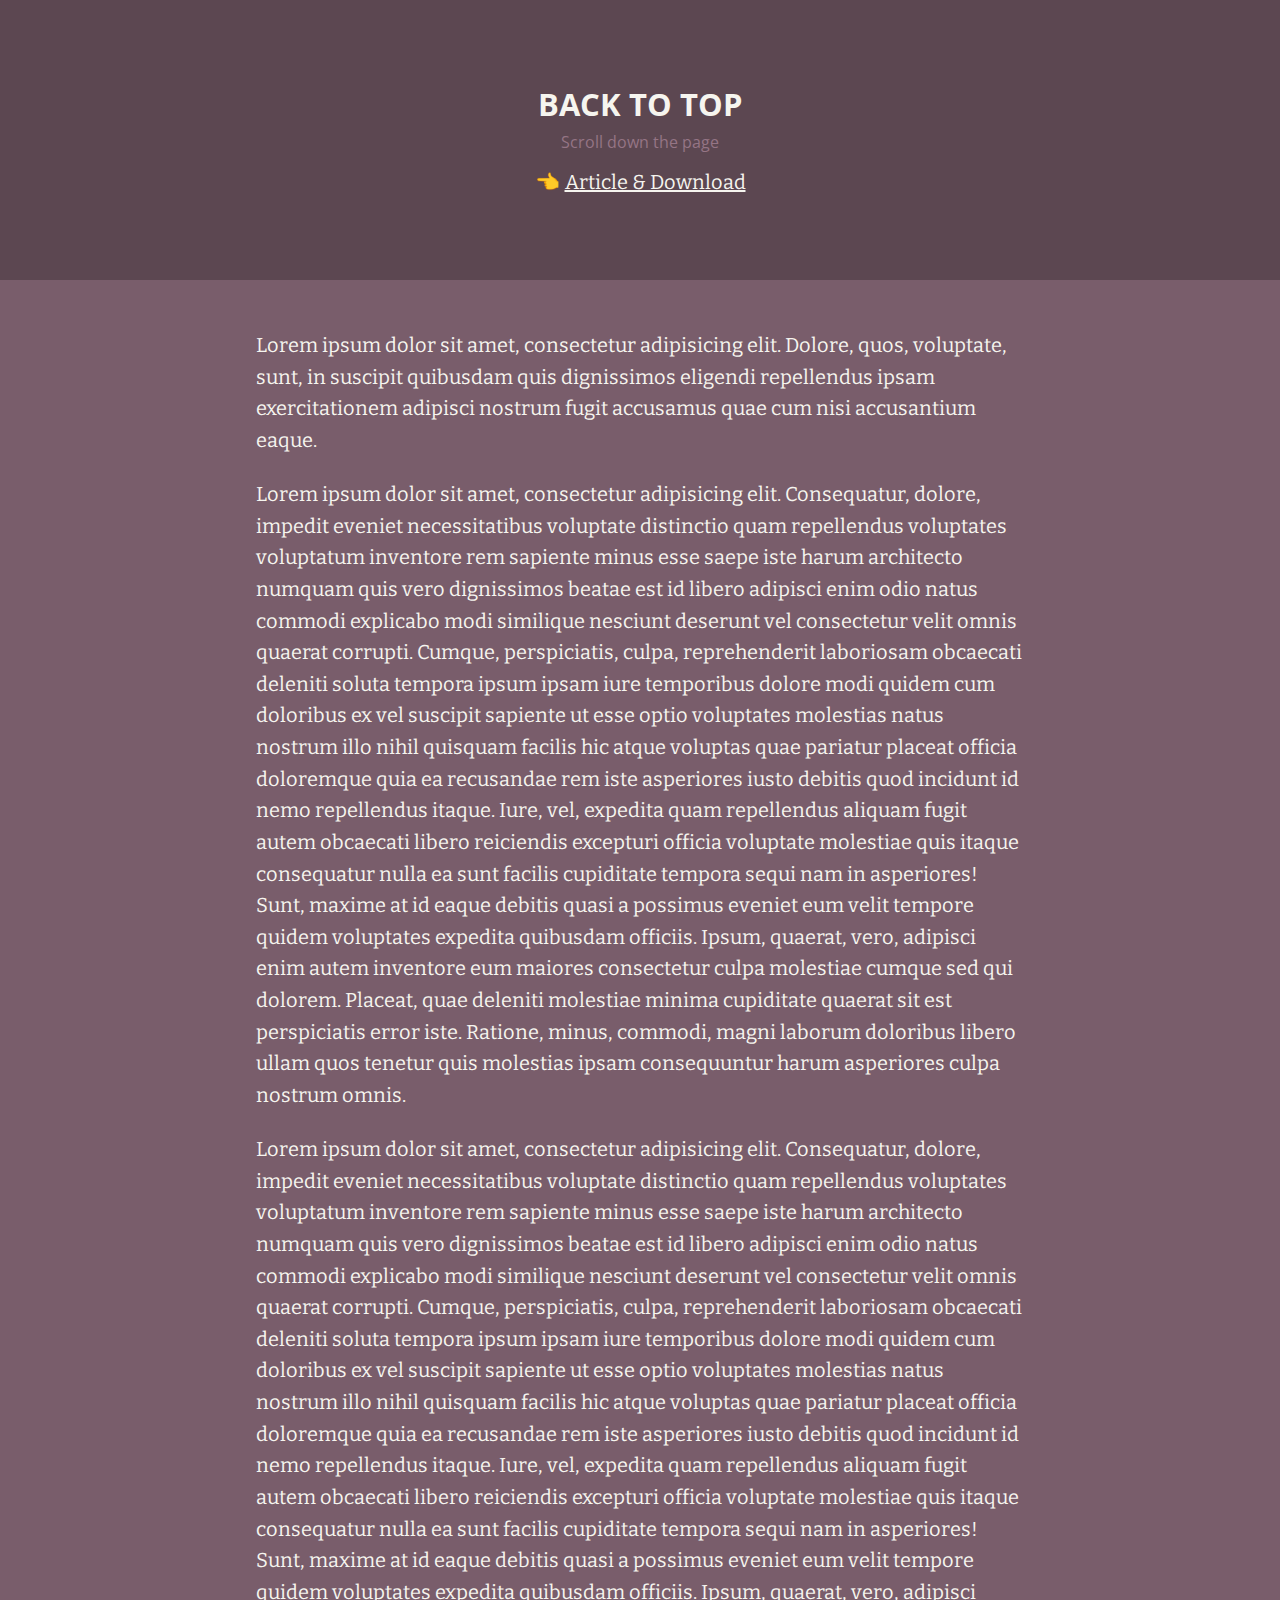
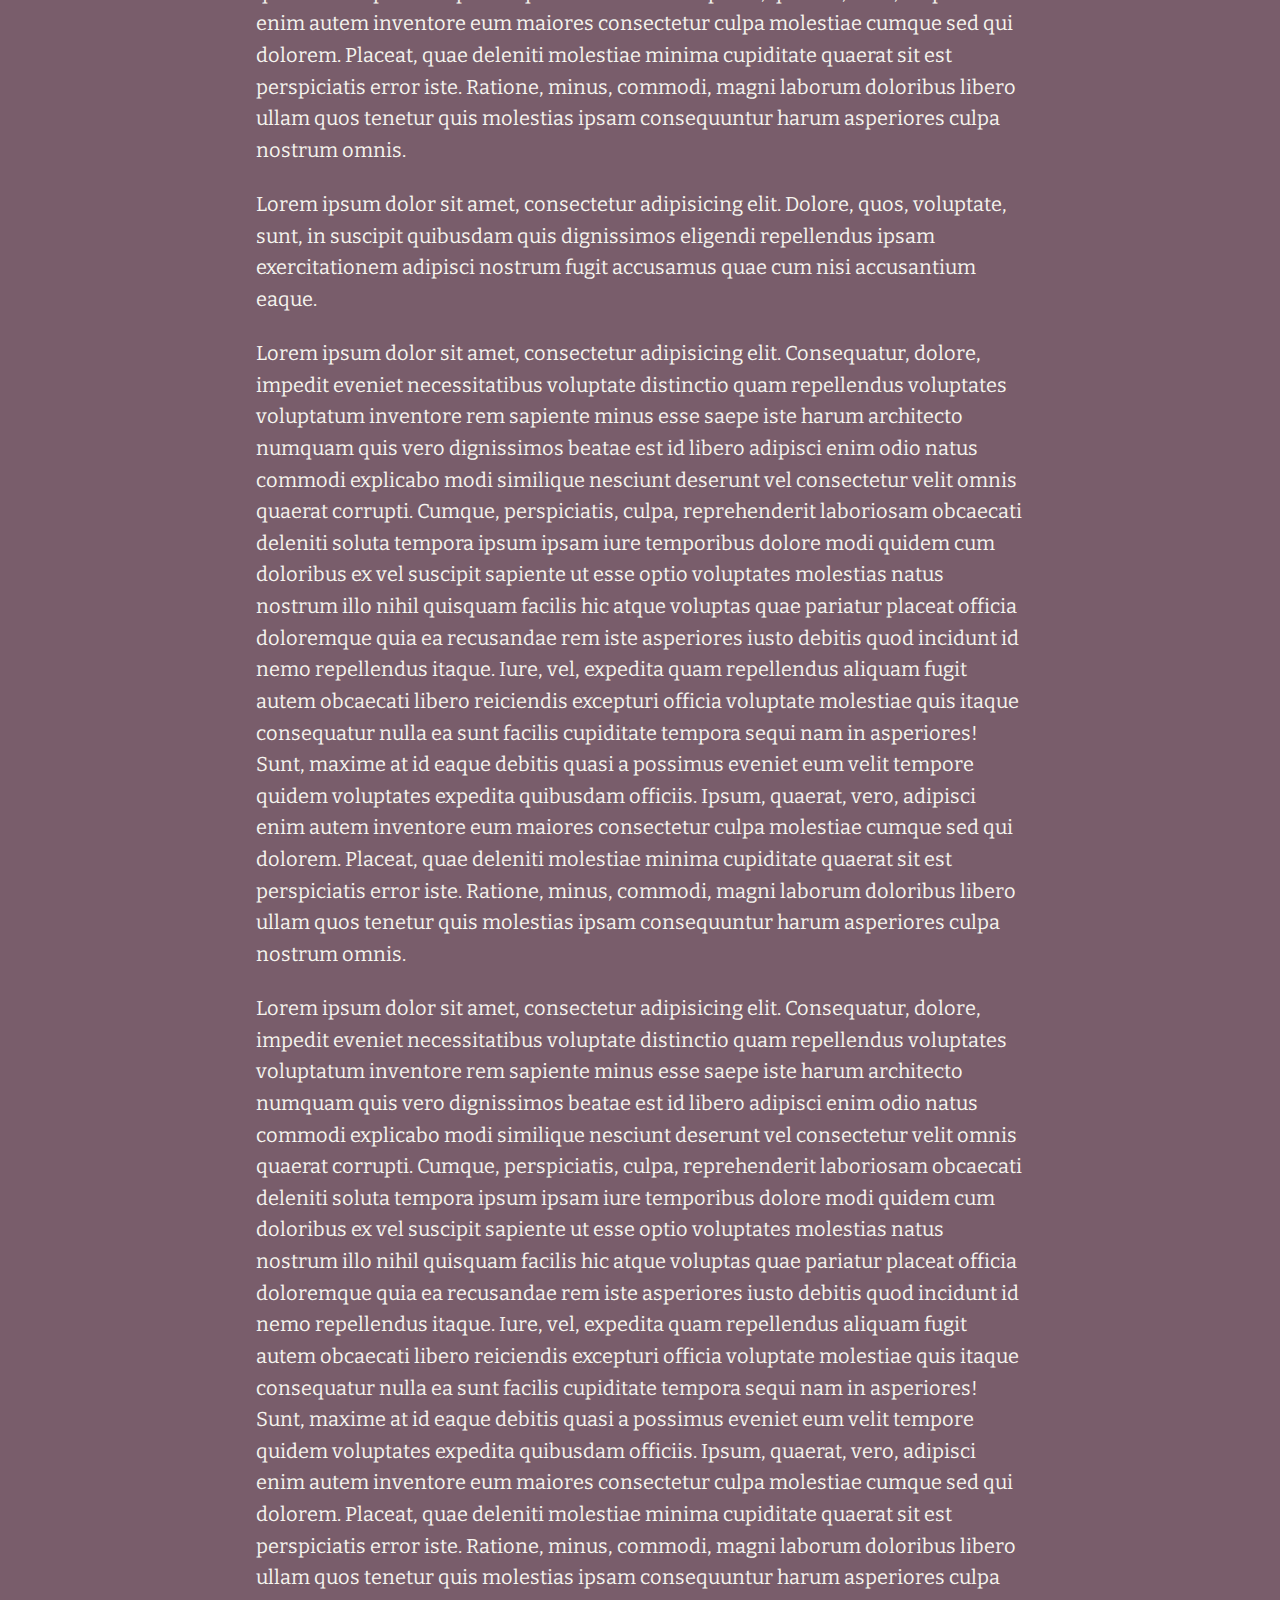
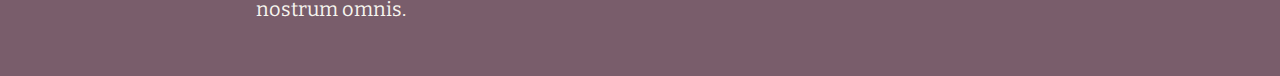
<file: js/back-to-top-master/index.html>
<!doctype html>
<html lang="en">
<head>
  <meta charset="UTF-8">
  <meta name="viewport" content="width=device-width, initial-scale=1">
  <script>document.getElementsByTagName("html")[0].className += " js";</script>
  <link rel="stylesheet" href="assets/css/style.css">
  <title>Back To Top | CodyHouse</title>
</head>
<body>
	<header class="cd-main-header text-center flex flex-column flex-center">
    <h1 class="text-lg">Back to top</h1>
    <p class="text-sm margin-top-xxs margin-bottom-sm">Scroll down the page</p>
    <p class="cd-article-link">👈 <a class="color-inherit" href="https://codyhouse.co/gem/back-to-top">Article &amp; Download</a></p>
  </header>

	<main class="cd-main-content container max-width-sm margin-top-lg margin-bottom-lg">
    <article class="article text-component">
      <p>
        Lorem ipsum dolor sit amet, consectetur adipisicing elit. Dolore, quos, voluptate, sunt, in suscipit quibusdam quis dignissimos eligendi repellendus ipsam exercitationem adipisci nostrum fugit accusamus quae cum nisi accusantium eaque.
      </p>
  
      <p>
        Lorem ipsum dolor sit amet, consectetur adipisicing elit. Consequatur, dolore, impedit eveniet necessitatibus voluptate distinctio quam repellendus voluptates voluptatum inventore rem sapiente minus esse saepe iste harum architecto numquam quis vero dignissimos beatae est id libero adipisci enim odio natus commodi explicabo modi similique nesciunt deserunt vel consectetur velit omnis quaerat corrupti. Cumque, perspiciatis, culpa, reprehenderit laboriosam obcaecati deleniti soluta tempora ipsum ipsam iure temporibus dolore modi quidem cum doloribus ex vel suscipit sapiente ut esse optio voluptates molestias natus nostrum illo nihil quisquam facilis hic atque voluptas quae pariatur placeat officia doloremque quia ea recusandae rem iste asperiores iusto debitis quod incidunt id nemo repellendus itaque. Iure, vel, expedita quam repellendus aliquam fugit autem obcaecati libero reiciendis excepturi officia voluptate molestiae quis itaque consequatur nulla ea sunt facilis cupiditate tempora sequi nam in asperiores! Sunt, maxime at id eaque debitis quasi a possimus eveniet eum velit tempore quidem voluptates expedita quibusdam officiis. Ipsum, quaerat, vero, adipisci enim autem inventore eum maiores consectetur culpa molestiae cumque sed qui dolorem. Placeat, quae deleniti molestiae minima cupiditate quaerat sit est perspiciatis error iste. Ratione, minus, commodi, magni laborum doloribus libero ullam quos tenetur quis molestias ipsam consequuntur harum asperiores culpa nostrum omnis.
      </p>
  
      <p>
        Lorem ipsum dolor sit amet, consectetur adipisicing elit. Consequatur, dolore, impedit eveniet necessitatibus voluptate distinctio quam repellendus voluptates voluptatum inventore rem sapiente minus esse saepe iste harum architecto numquam quis vero dignissimos beatae est id libero adipisci enim odio natus commodi explicabo modi similique nesciunt deserunt vel consectetur velit omnis quaerat corrupti. Cumque, perspiciatis, culpa, reprehenderit laboriosam obcaecati deleniti soluta tempora ipsum ipsam iure temporibus dolore modi quidem cum doloribus ex vel suscipit sapiente ut esse optio voluptates molestias natus nostrum illo nihil quisquam facilis hic atque voluptas quae pariatur placeat officia doloremque quia ea recusandae rem iste asperiores iusto debitis quod incidunt id nemo repellendus itaque. Iure, vel, expedita quam repellendus aliquam fugit autem obcaecati libero reiciendis excepturi officia voluptate molestiae quis itaque consequatur nulla ea sunt facilis cupiditate tempora sequi nam in asperiores! Sunt, maxime at id eaque debitis quasi a possimus eveniet eum velit tempore quidem voluptates expedita quibusdam officiis. Ipsum, quaerat, vero, adipisci enim autem inventore eum maiores consectetur culpa molestiae cumque sed qui dolorem. Placeat, quae deleniti molestiae minima cupiditate quaerat sit est perspiciatis error iste. Ratione, minus, commodi, magni laborum doloribus libero ullam quos tenetur quis molestias ipsam consequuntur harum asperiores culpa nostrum omnis.
      </p>
  
      <p>
        Lorem ipsum dolor sit amet, consectetur adipisicing elit. Dolore, quos, voluptate, sunt, in suscipit quibusdam quis dignissimos eligendi repellendus ipsam exercitationem adipisci nostrum fugit accusamus quae cum nisi accusantium eaque.
      </p>
  
      <p>
        Lorem ipsum dolor sit amet, consectetur adipisicing elit. Consequatur, dolore, impedit eveniet necessitatibus voluptate distinctio quam repellendus voluptates voluptatum inventore rem sapiente minus esse saepe iste harum architecto numquam quis vero dignissimos beatae est id libero adipisci enim odio natus commodi explicabo modi similique nesciunt deserunt vel consectetur velit omnis quaerat corrupti. Cumque, perspiciatis, culpa, reprehenderit laboriosam obcaecati deleniti soluta tempora ipsum ipsam iure temporibus dolore modi quidem cum doloribus ex vel suscipit sapiente ut esse optio voluptates molestias natus nostrum illo nihil quisquam facilis hic atque voluptas quae pariatur placeat officia doloremque quia ea recusandae rem iste asperiores iusto debitis quod incidunt id nemo repellendus itaque. Iure, vel, expedita quam repellendus aliquam fugit autem obcaecati libero reiciendis excepturi officia voluptate molestiae quis itaque consequatur nulla ea sunt facilis cupiditate tempora sequi nam in asperiores! Sunt, maxime at id eaque debitis quasi a possimus eveniet eum velit tempore quidem voluptates expedita quibusdam officiis. Ipsum, quaerat, vero, adipisci enim autem inventore eum maiores consectetur culpa molestiae cumque sed qui dolorem. Placeat, quae deleniti molestiae minima cupiditate quaerat sit est perspiciatis error iste. Ratione, minus, commodi, magni laborum doloribus libero ullam quos tenetur quis molestias ipsam consequuntur harum asperiores culpa nostrum omnis.
      </p>
  
      <p>
        Lorem ipsum dolor sit amet, consectetur adipisicing elit. Consequatur, dolore, impedit eveniet necessitatibus voluptate distinctio quam repellendus voluptates voluptatum inventore rem sapiente minus esse saepe iste harum architecto numquam quis vero dignissimos beatae est id libero adipisci enim odio natus commodi explicabo modi similique nesciunt deserunt vel consectetur velit omnis quaerat corrupti. Cumque, perspiciatis, culpa, reprehenderit laboriosam obcaecati deleniti soluta tempora ipsum ipsam iure temporibus dolore modi quidem cum doloribus ex vel suscipit sapiente ut esse optio voluptates molestias natus nostrum illo nihil quisquam facilis hic atque voluptas quae pariatur placeat officia doloremque quia ea recusandae rem iste asperiores iusto debitis quod incidunt id nemo repellendus itaque. Iure, vel, expedita quam repellendus aliquam fugit autem obcaecati libero reiciendis excepturi officia voluptate molestiae quis itaque consequatur nulla ea sunt facilis cupiditate tempora sequi nam in asperiores! Sunt, maxime at id eaque debitis quasi a possimus eveniet eum velit tempore quidem voluptates expedita quibusdam officiis. Ipsum, quaerat, vero, adipisci enim autem inventore eum maiores consectetur culpa molestiae cumque sed qui dolorem. Placeat, quae deleniti molestiae minima cupiditate quaerat sit est perspiciatis error iste. Ratione, minus, commodi, magni laborum doloribus libero ullam quos tenetur quis molestias ipsam consequuntur harum asperiores culpa nostrum omnis.
      </p>
    </article>
	</main>
	
	<a href="#" class="cd-top text-replace js-cd-top">Top</a>
	<script src="assets/js/util.js"></script> <!-- util functions included in the CodyHouse framework -->
  <script src="assets/js/main.js"></script>
</body>
</html>
</file>
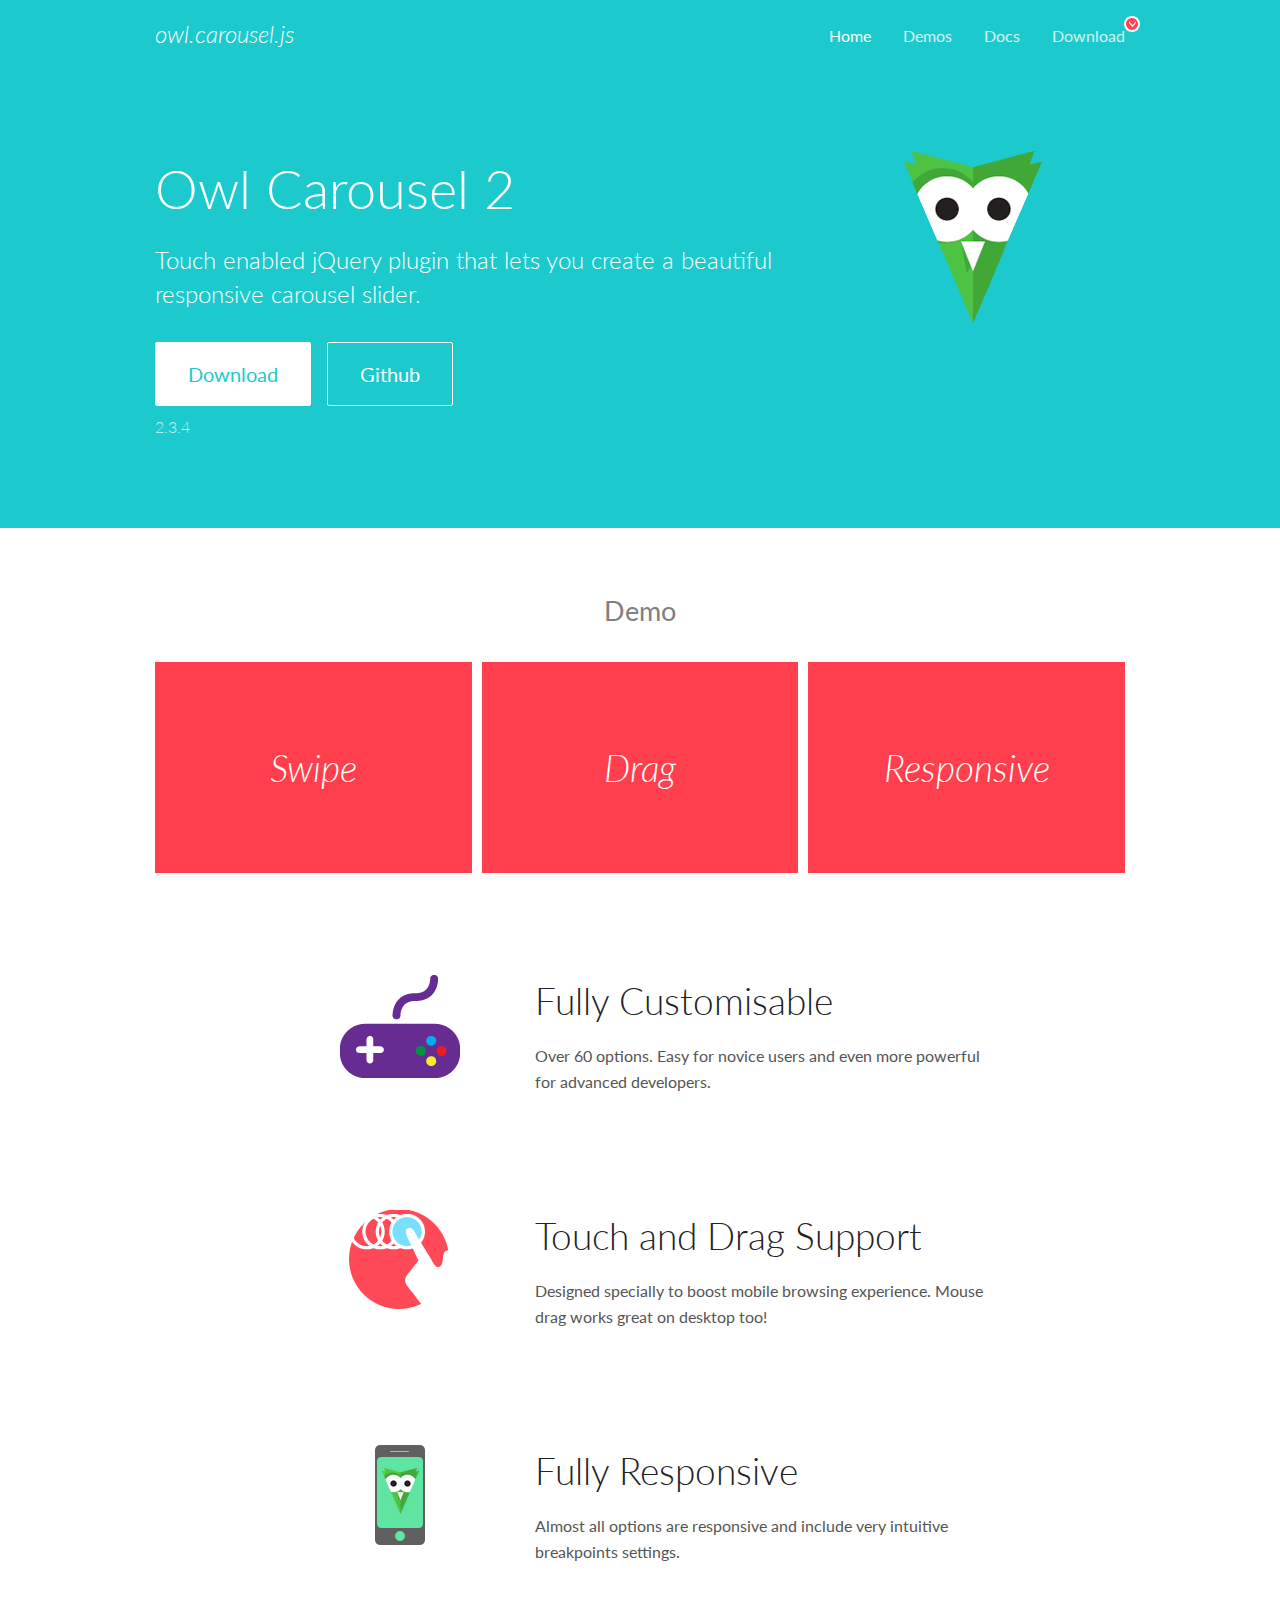
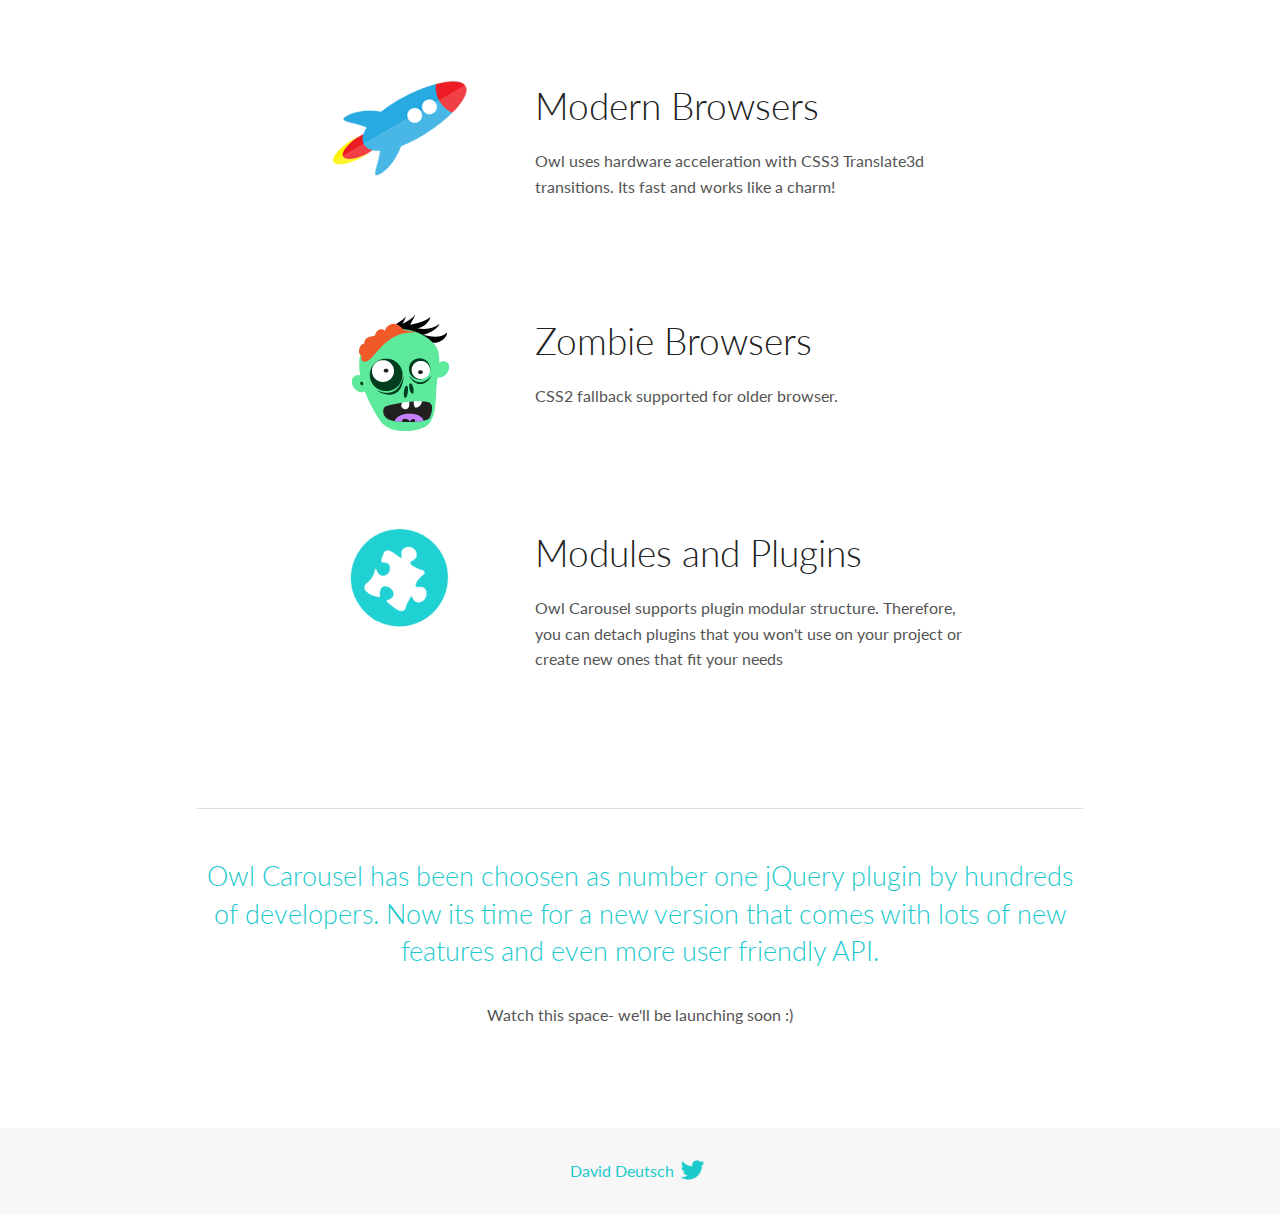
<file: js/OwlCarousel/docs/index.html>
<!DOCTYPE html>
<html lang="en">
  <head>

    <!-- head -->
    <meta charset="utf-8">
    <meta name="msapplication-tap-highlight" content="no" />
    <meta name="viewport" content="width=device-width, initial-scale=1.0" />
    <meta name="description" content="Touch enabled jQuery plugin that lets you create beautiful responsive carousel slider.">
    <meta name="author" content="David Deutsch">
    <title>
      Home | Owl Carousel | 2.3.4
    </title>

    <!-- Stylesheets -->
    <link href='https://fonts.googleapis.com/css?family=Lato:300,400,700,400italic,300italic' rel='stylesheet' type='text/css'>
    <link rel="stylesheet" href="assets/css/docs.theme.min.css">

    <!-- Owl Stylesheets -->
    <link rel="stylesheet" href="assets/owlcarousel/assets/owl.carousel.min.css">
    <link rel="stylesheet" href="assets/owlcarousel/assets/owl.theme.default.min.css">

    <!-- HTML5 shim and Respond.js IE8 support of HTML5 elements and media queries -->

    <!--[if lt IE 9]>
      <script src="https://oss.maxcdn.com/libs/html5shiv/3.7.0/html5shiv.js"></script>
      <script src="https://oss.maxcdn.com/libs/respond.js/1.3.0/respond.min.js"></script>
    <![endif]-->

    <!-- Favicons -->
    <link rel="apple-touch-icon-precomposed" sizes="144x144" href="assets/ico/apple-touch-icon-144-precomposed.png">
    <link rel="shortcut icon" href="assets/ico/favicon.png">
    <link rel="shortcut icon" href="favicon.ico">

    <!-- Yeah i know js should not be in header. Its required for demos.-->

    <!-- javascript -->
    <script src="assets/vendors/jquery.min.js"></script>
    <script src="assets/owlcarousel/owl.carousel.js"></script>
  </head>
  <body>

    <!-- header -->
    <header class="header">
      <div class="row">
        <div class="large-12 columns">
          <div class="brand left">
            <h3>
              <a href="/OwlCarousel2/">owl.carousel.js</a> 
            </h3>
          </div>
          <a id="toggle-nav" class="right">
            <span></span> <span></span> <span></span> 
          </a> 
          <div class="nav-bar">
            <ul class="clearfix">
              <li class="active">
                <a href="/OwlCarousel2/index.html">Home</a> 
              </li>
              <li> <a href="/OwlCarousel2/demos/demos.html">Demos</a>  </li>
              <li> <a href="/OwlCarousel2/docs/started-welcome.html">Docs</a>  </li>
              <li>
                <a href="https://github.com/OwlCarousel2/OwlCarousel2/archive/2.3.4.zip">Download</a> 
                <span class="download"></span> 
              </li>
            </ul>
          </div>
        </div>
      </div>
    </header>

    <!-- home panel -->
    <section id="hero">
      <div class="row">
        <div class="large-8 medium-8 columns">
          <h1>Owl Carousel 2</h1>
          <h4>Touch enabled jQuery plugin that lets you create a beautiful responsive carousel slider.</h4>
          <a href="https://github.com/OwlCarousel2/OwlCarousel2/archive/2.3.4.zip" class="hero-button">Download</a> 
          <a href="https://github.com/OwlCarousel2/OwlCarousel2" class="hero-button outline">Github</a> 
          <p>2.3.4</p>
        </div>
        <div class="large-4 medium-4 columns">
          <img class="owl-logo" src="assets/img/owl-logo.png" alt="mr. Owl">
        </div>
      </div>
    </section>

    <!-- body -->
    <div class="home-demo">
      <div class="row">
        <div class="large-12 columns">
          <h3>Demo</h3>
          <div class="owl-carousel">
            <div class="item">
              <h2>Swipe</h2>
            </div>
            <div class="item">
              <h2>Drag</h2>
            </div>
            <div class="item">
              <h2>Responsive</h2>
            </div>
            <div class="item">
              <h2>CSS3</h2>
            </div>
            <div class="item">
              <h2>Fast</h2>
            </div>
            <div class="item">
              <h2>Easy</h2>
            </div>
            <div class="item">
              <h2>Free</h2>
            </div>
            <div class="item">
              <h2>Upgradable</h2>
            </div>
            <div class="item">
              <h2>Tons of options</h2>
            </div>
            <div class="item">
              <h2>Infinity</h2>
            </div>
            <div class="item">
              <h2>Auto Width</h2>
            </div>
          </div>
        </div>
      </div>
    </div>
    <script>
      var owl = $('.owl-carousel');
      owl.owlCarousel({
        margin: 10,
        loop: true,
        responsive: {
          0: {
            items: 1
          },
          600: {
            items: 2
          },
          1000: {
            items: 3
          }
        }
      })
    </script>

    <!-- features -->
    <div id="features">
      <div class="row">
        <div class="small-12 medium-9 small-centered columns">
          <section class="row feature">
            <div class="medium-4 small-12 columns">
              <img src="assets/img/feature-options.png" alt="">
            </div>
            <div class="medium-8 small-12 columns">
              <h2>Fully Customisable</h2>
              <p>Over 60 options. Easy for novice users and even more powerful for advanced developers.</p>
            </div>
          </section>
          <section class="row feature">
            <div class="medium-4 small-12 columns">
              <img src="assets/img/feature-drag.png" alt="">
            </div>
            <div class="medium-8 small-12 columns">
              <h2>Touch and Drag Support</h2>
              <p>Designed specially to boost mobile browsing experience. Mouse drag works great on desktop too!</p>
            </div>
          </section>
          <section class="row feature">
            <div class="medium-4 small-12 columns">
              <img src="assets/img/feature-responsive.png" alt="">
            </div>
            <div class="medium-8 small-12 columns">
              <h2>Fully Responsive</h2>
              <p>Almost all options are responsive and include very intuitive breakpoints settings.</p>
            </div>
          </section>
          <section class="row feature">
            <div class="medium-4 small-12 columns">
              <img src="assets/img/feature-modern.png" alt="">
            </div>
            <div class="medium-8 small-12 columns">
              <h2>Modern Browsers</h2>
              <p>Owl uses hardware acceleration with CSS3 Translate3d transitions. Its fast and works like a charm! </p>
            </div>
          </section>
          <section class="row feature">
            <div class="medium-4 small-12 columns">
              <img src="assets/img/feature-zombie.png" alt="">
            </div>
            <div class="medium-8 small-12 columns">
              <h2>Zombie Browsers</h2>
              <p>CSS2 fallback supported for older browser.</p>
            </div>
          </section>
          <section class="row feature">
            <div class="medium-4 small-12 columns">
              <img src="assets/img/feature-module.png" alt="">
            </div>
            <div class="medium-8 small-12 columns">
              <h2>Modules and Plugins</h2>
              <p>Owl Carousel supports plugin modular structure. Therefore, you can detach plugins that you won&#x27;t use on your project or create new ones that fit your needs</p>
            </div>
          </section>
        </div>
      </div>
    </div>

    <!-- footer -->
    <section id="teaser-text">
      <div class="row">
        <div class="small-12 medium-11 small-centered columns">
          <hr>
          <h3 id="owl-carousel-has-been-choosen-as-number-one-jquery-plugin-by-hundreds-of-developers-now-its-time-for-a-new-version-that-comes-with-lots-of-new-features-and-even-more-user-friendly-api-">Owl Carousel has been choosen as number one jQuery plugin by hundreds of developers. Now its time for a new version that comes with lots of new features and even more user friendly API.</h3>
          <p>Watch this space- we&#39;ll be launching soon :)</p>
        </div>
      </div>
    </section>

    <!-- footer -->
    <footer class="footer">
      <div class="row">
        <div class="large-12 columns">
          <h5>
            <a href="/OwlCarousel2/docs/support-contact.html">David Deutsch</a> 
            <a id="custom-tweet-button" href="https://twitter.com/share?url=https://github.com/OwlCarousel2/OwlCarousel2&text=Owl Carousel - This is so awesome! " target="_blank"></a> 
          </h5>
        </div>
      </div>
    </footer>

    <!-- vendors -->
    <script src="assets/vendors/highlight.js"></script>
    <script src="assets/js/app.js"></script>
  </body>
</html>
</file>
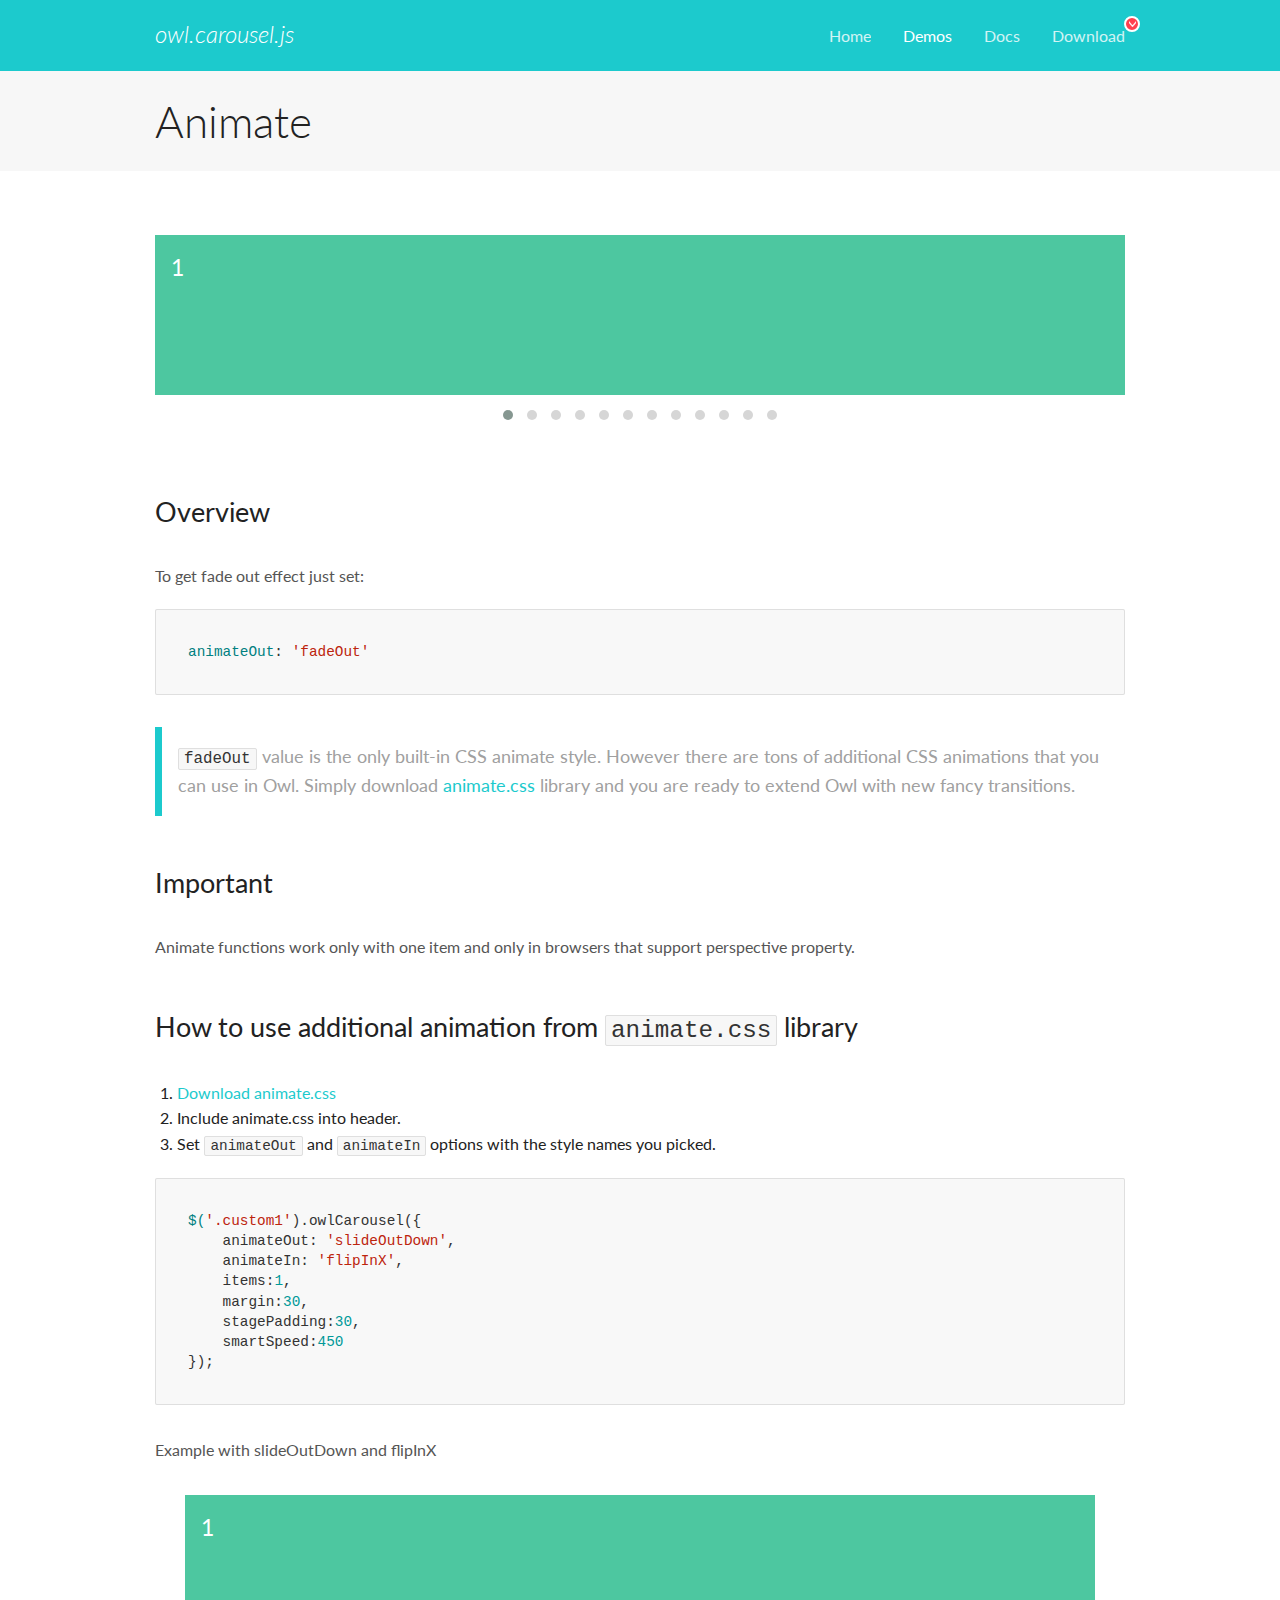
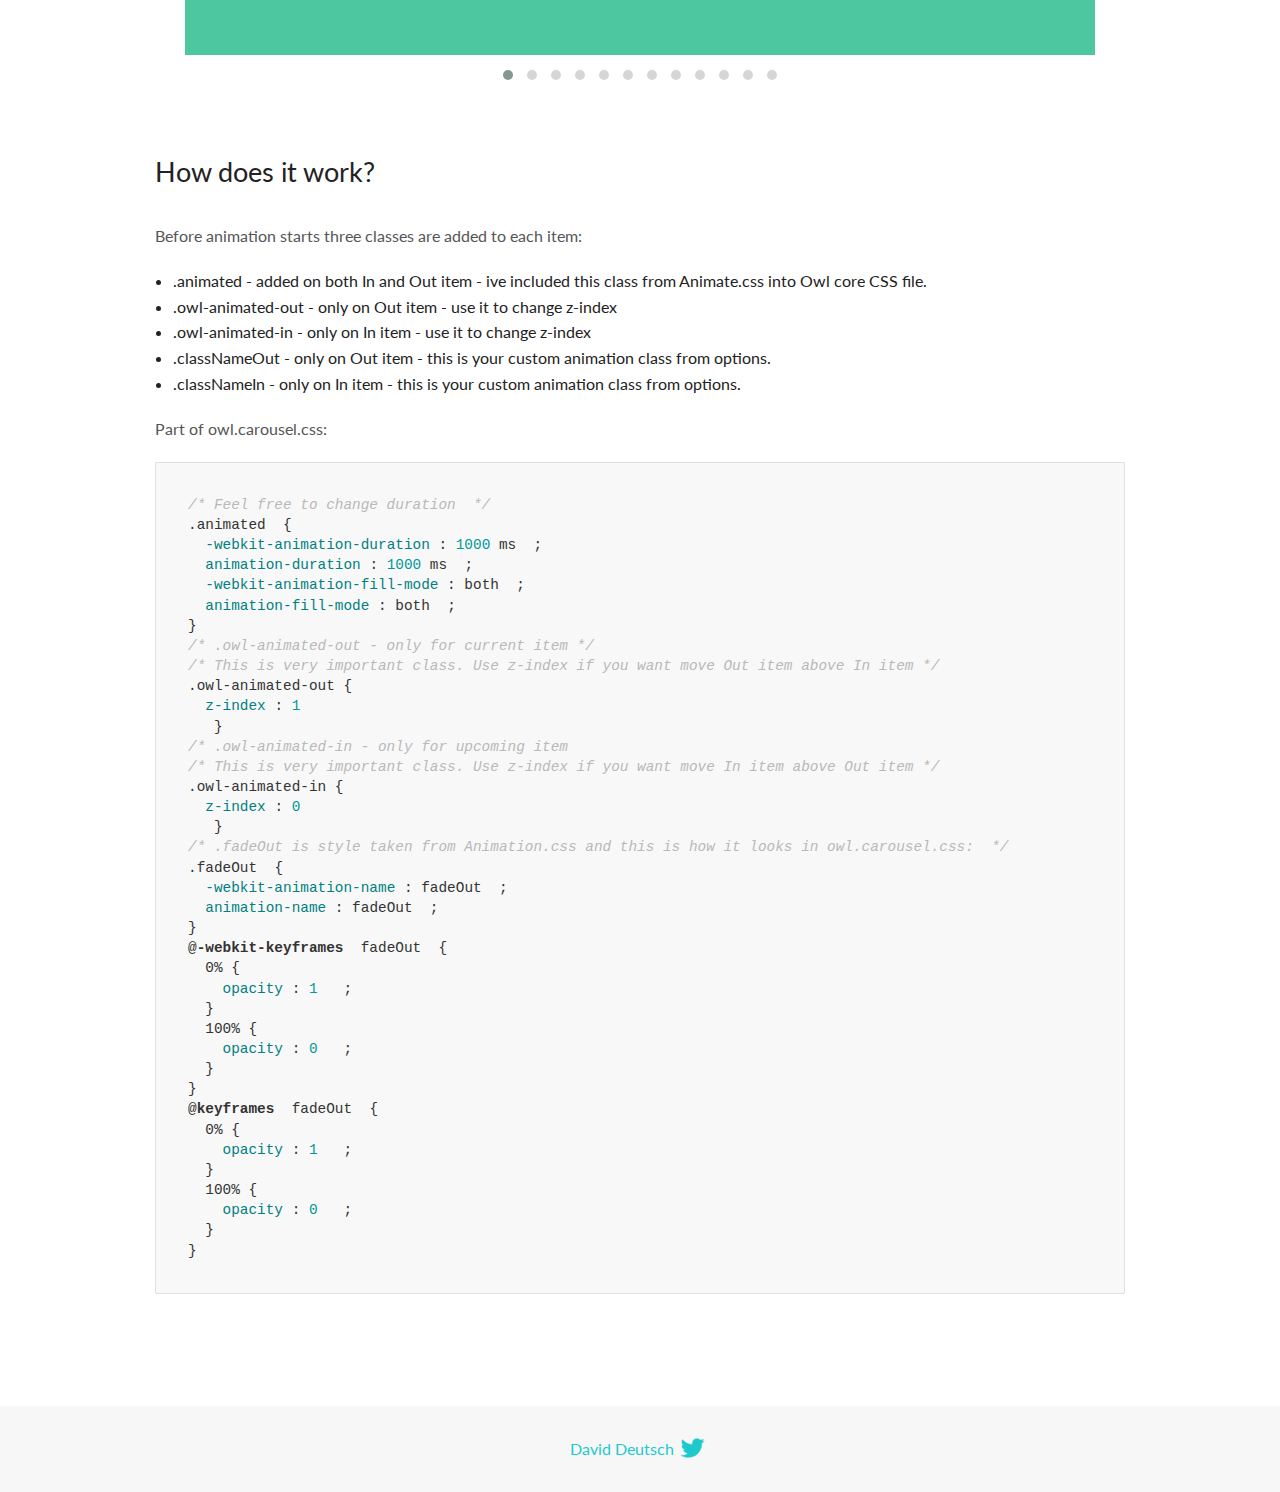
<file: js/OwlCarousel/docs/demos/animate.html>
<!DOCTYPE html>
<html lang="en">
  <head>

    <!-- head -->
    <meta charset="utf-8">
    <meta name="msapplication-tap-highlight" content="no" />
    <meta name="viewport" content="width=device-width, initial-scale=1.0" />
    <meta name="description" content="Animate carousel">
    <meta name="author" content="David Deutsch">
    <title>
      Animate Demo | Owl Carousel | 2.3.4
    </title>

    <!-- Stylesheets -->
    <link href='https://fonts.googleapis.com/css?family=Lato:300,400,700,400italic,300italic' rel='stylesheet' type='text/css'>
    <link rel="stylesheet" href="../assets/css/docs.theme.min.css">

    <!-- Owl Stylesheets -->
    <link rel="stylesheet" href="../assets/owlcarousel/assets/owl.carousel.min.css">
    <link rel="stylesheet" href="../assets/owlcarousel/assets/owl.theme.default.min.css">

    <!-- HTML5 shim and Respond.js IE8 support of HTML5 elements and media queries -->

    <!--[if lt IE 9]>
      <script src="https://oss.maxcdn.com/libs/html5shiv/3.7.0/html5shiv.js"></script>
      <script src="https://oss.maxcdn.com/libs/respond.js/1.3.0/respond.min.js"></script>
    <![endif]-->

    <!-- Favicons -->
    <link rel="apple-touch-icon-precomposed" sizes="144x144" href="../assets/ico/apple-touch-icon-144-precomposed.png">
    <link rel="shortcut icon" href="../assets/ico/favicon.png">
    <link rel="shortcut icon" href="favicon.ico">

    <!-- Yeah i know js should not be in header. Its required for demos.-->

    <!-- javascript -->
    <script src="../assets/vendors/jquery.min.js"></script>
    <script src="../assets/owlcarousel/owl.carousel.js"></script>
  </head>
  <body>

    <!-- header -->
    <header class="header">
      <div class="row">
        <div class="large-12 columns">
          <div class="brand left">
            <h3>
              <a href="/OwlCarousel2/">owl.carousel.js</a> 
            </h3>
          </div>
          <a id="toggle-nav" class="right">
            <span></span> <span></span> <span></span> 
          </a> 
          <div class="nav-bar">
            <ul class="clearfix">
              <li> <a href="/OwlCarousel2/index.html">Home</a>  </li>
              <li class="active">
                <a href="/OwlCarousel2/demos/demos.html">Demos</a> 
              </li>
              <li> <a href="/OwlCarousel2/docs/started-welcome.html">Docs</a>  </li>
              <li>
                <a href="https://github.com/OwlCarousel2/OwlCarousel2/archive/2.3.4.zip">Download</a> 
                <span class="download"></span> 
              </li>
            </ul>
          </div>
        </div>
      </div>
    </header>

    <!-- title -->
    <section class="title">
      <div class="row">
        <div class="large-12 columns">
          <h1>Animate</h1>
        </div>
      </div>
    </section>

    <!--  Demos -->
    <section id="demos">
      <div class="row">
        <div class="large-12 columns">
          <div class="fadeOut owl-carousel owl-theme">
            <div class="item">
              <h4>1</h4>
            </div>
            <div class="item">
              <h4>2</h4>
            </div>
            <div class="item">
              <h4>3</h4>
            </div>
            <div class="item">
              <h4>4</h4>
            </div>
            <div class="item">
              <h4>5</h4>
            </div>
            <div class="item">
              <h4>6</h4>
            </div>
            <div class="item">
              <h4>7</h4>
            </div>
            <div class="item">
              <h4>8</h4>
            </div>
            <div class="item">
              <h4>9</h4>
            </div>
            <div class="item">
              <h4>10</h4>
            </div>
            <div class="item">
              <h4>11</h4>
            </div>
            <div class="item">
              <h4>12</h4>
            </div>
          </div>
          <h3 id="overview">Overview</h3>
          <p>To get fade out effect just set:</p>
          <pre><code>animateOut: &#39;fadeOut&#39;</code></pre>
          <blockquote>
            <p><code>fadeOut</code> value is the only built-in CSS animate style. However there are tons of additional CSS animations that you can use in Owl. Simply download
              <a href="https://daneden.github.io/animate.css/">animate.css</a>  library and you are ready to extend Owl with new fancy transitions.</p>
          </blockquote>
          <h3 id="important">Important</h3>
          <p>Animate functions work only with one item and only in browsers that support perspective property.</p>
          <h3 id="how-to-use-additional-animation-from-animate-css-library">How to use additional animation from <code>animate.css</code> library</h3>
          <ol>
            <li> <a href="https://daneden.github.io/animate.css/">Download animate.css</a>  </li>
            <li>Include animate.css into header.</li>
            <li>Set <code>animateOut</code> and <code>animateIn</code> options with the style names you picked.</li>
          </ol>
          <pre><code>$(&#39;.custom1&#39;).owlCarousel({
    animateOut: &#39;slideOutDown&#39;,
    animateIn: &#39;flipInX&#39;,
    items:1,
    margin:30,
    stagePadding:30,
    smartSpeed:450
});</code></pre>
          <p>Example with slideOutDown and flipInX</p>
          <div class="custom1 owl-carousel owl-theme">
            <div class="item">
              <h4>1</h4>
            </div>
            <div class="item">
              <h4>2</h4>
            </div>
            <div class="item">
              <h4>3</h4>
            </div>
            <div class="item">
              <h4>4</h4>
            </div>
            <div class="item">
              <h4>5</h4>
            </div>
            <div class="item">
              <h4>6</h4>
            </div>
            <div class="item">
              <h4>7</h4>
            </div>
            <div class="item">
              <h4>8</h4>
            </div>
            <div class="item">
              <h4>9</h4>
            </div>
            <div class="item">
              <h4>10</h4>
            </div>
            <div class="item">
              <h4>11</h4>
            </div>
            <div class="item">
              <h4>12</h4>
            </div>
          </div>
          <h3 id="how-does-it-work-">How does it work?</h3>
          <p>Before animation starts three classes are added to each item:</p>
          <ul>
            <li>.animated - added on both In and Out item - ive included this class from Animate.css into Owl core CSS file.</li>
            <li>.owl-animated-out - only on Out item - use it to change z-index</li>
            <li>.owl-animated-in - only on In item - use it to change z-index</li>
            <li>.classNameOut - only on Out item - this is your custom animation class from options.</li>
            <li>.classNameIn - only on In item - this is your custom animation class from options.</li>
          </ul>
          <p>Part of owl.carousel.css:</p>
          <pre><code class="language-css"><span class="comment">/* Feel free to change duration  */</span> 
<span class="class">.animated</span>  <span class="rules">{
  <span class="rule"><span class="attribute">-webkit-animation-duration</span> :<span class="value"> <span class="number">1000</span> ms</span> </span> ;
  <span class="rule"><span class="attribute">animation-duration</span> :<span class="value"> <span class="number">1000</span> ms</span> </span> ;
  <span class="rule"><span class="attribute">-webkit-animation-fill-mode</span> :<span class="value"> both</span> </span> ;
  <span class="rule"><span class="attribute">animation-fill-mode</span> :<span class="value"> both</span> </span> ;
<span class="rule">}</span> </span> 
<span class="comment">/* .owl-animated-out - only for current item */</span> 
<span class="comment">/* This is very important class. Use z-index if you want move Out item above In item */</span> 
<span class="class">.owl-animated-out</span> <span class="rules">{
  <span class="rule"><span class="attribute">z-index</span> :<span class="value"> <span class="number">1</span> 
</span> </span> </span> }
<span class="comment">/* .owl-animated-in - only for upcoming item
/* This is very important class. Use z-index if you want move In item above Out item */</span> 
<span class="class">.owl-animated-in</span> <span class="rules">{
  <span class="rule"><span class="attribute">z-index</span> :<span class="value"> <span class="number">0</span> 
</span> </span> </span> }
<span class="comment">/* .fadeOut is style taken from Animation.css and this is how it looks in owl.carousel.css:  */</span> 
<span class="class">.fadeOut</span>  <span class="rules">{
  <span class="rule"><span class="attribute">-webkit-animation-name</span> :<span class="value"> fadeOut</span> </span> ;
  <span class="rule"><span class="attribute">animation-name</span> :<span class="value"> fadeOut</span> </span> ;
<span class="rule">}</span> </span> 
<span class="at_rule">@<span class="keyword">-webkit-keyframes</span>  fadeOut </span> {
  0% <span class="rules">{
    <span class="rule"><span class="attribute">opacity</span> :<span class="value"> <span class="number">1</span> </span> </span> ;
  <span class="rule">}</span> </span> 
  100% <span class="rules">{
    <span class="rule"><span class="attribute">opacity</span> :<span class="value"> <span class="number">0</span> </span> </span> ;
  <span class="rule">}</span> </span> 
}
<span class="at_rule">@<span class="keyword">keyframes</span>  fadeOut </span> {
  0% <span class="rules">{
    <span class="rule"><span class="attribute">opacity</span> :<span class="value"> <span class="number">1</span> </span> </span> ;
  <span class="rule">}</span> </span> 
  100% <span class="rules">{
    <span class="rule"><span class="attribute">opacity</span> :<span class="value"> <span class="number">0</span> </span> </span> ;
  <span class="rule">}</span> </span> 
}</code></pre>
          <link rel="stylesheet" href="../assets/css/animate.css">
          <script>
            jQuery(document).ready(function($) {
              $('.fadeOut').owlCarousel({
                items: 1,
                animateOut: 'fadeOut',
                loop: true,
                margin: 10,
              });
              $('.custom1').owlCarousel({
                animateOut: 'slideOutDown',
                animateIn: 'flipInX',
                items: 1,
                margin: 30,
                stagePadding: 30,
                smartSpeed: 450
              });
            });
          </script>
        </div>
      </div>
    </section>

    <!-- footer -->
    <footer class="footer">
      <div class="row">
        <div class="large-12 columns">
          <h5>
            <a href="/OwlCarousel2/docs/support-contact.html">David Deutsch</a> 
            <a id="custom-tweet-button" href="https://twitter.com/share?url=https://github.com/OwlCarousel2/OwlCarousel2&text=Owl Carousel - This is so awesome! " target="_blank"></a> 
          </h5>
        </div>
      </div>
    </footer>

    <!-- vendors -->
    <script src="../assets/vendors/highlight.js"></script>
    <script src="../assets/js/app.js"></script>
  </body>
</html>
</file>
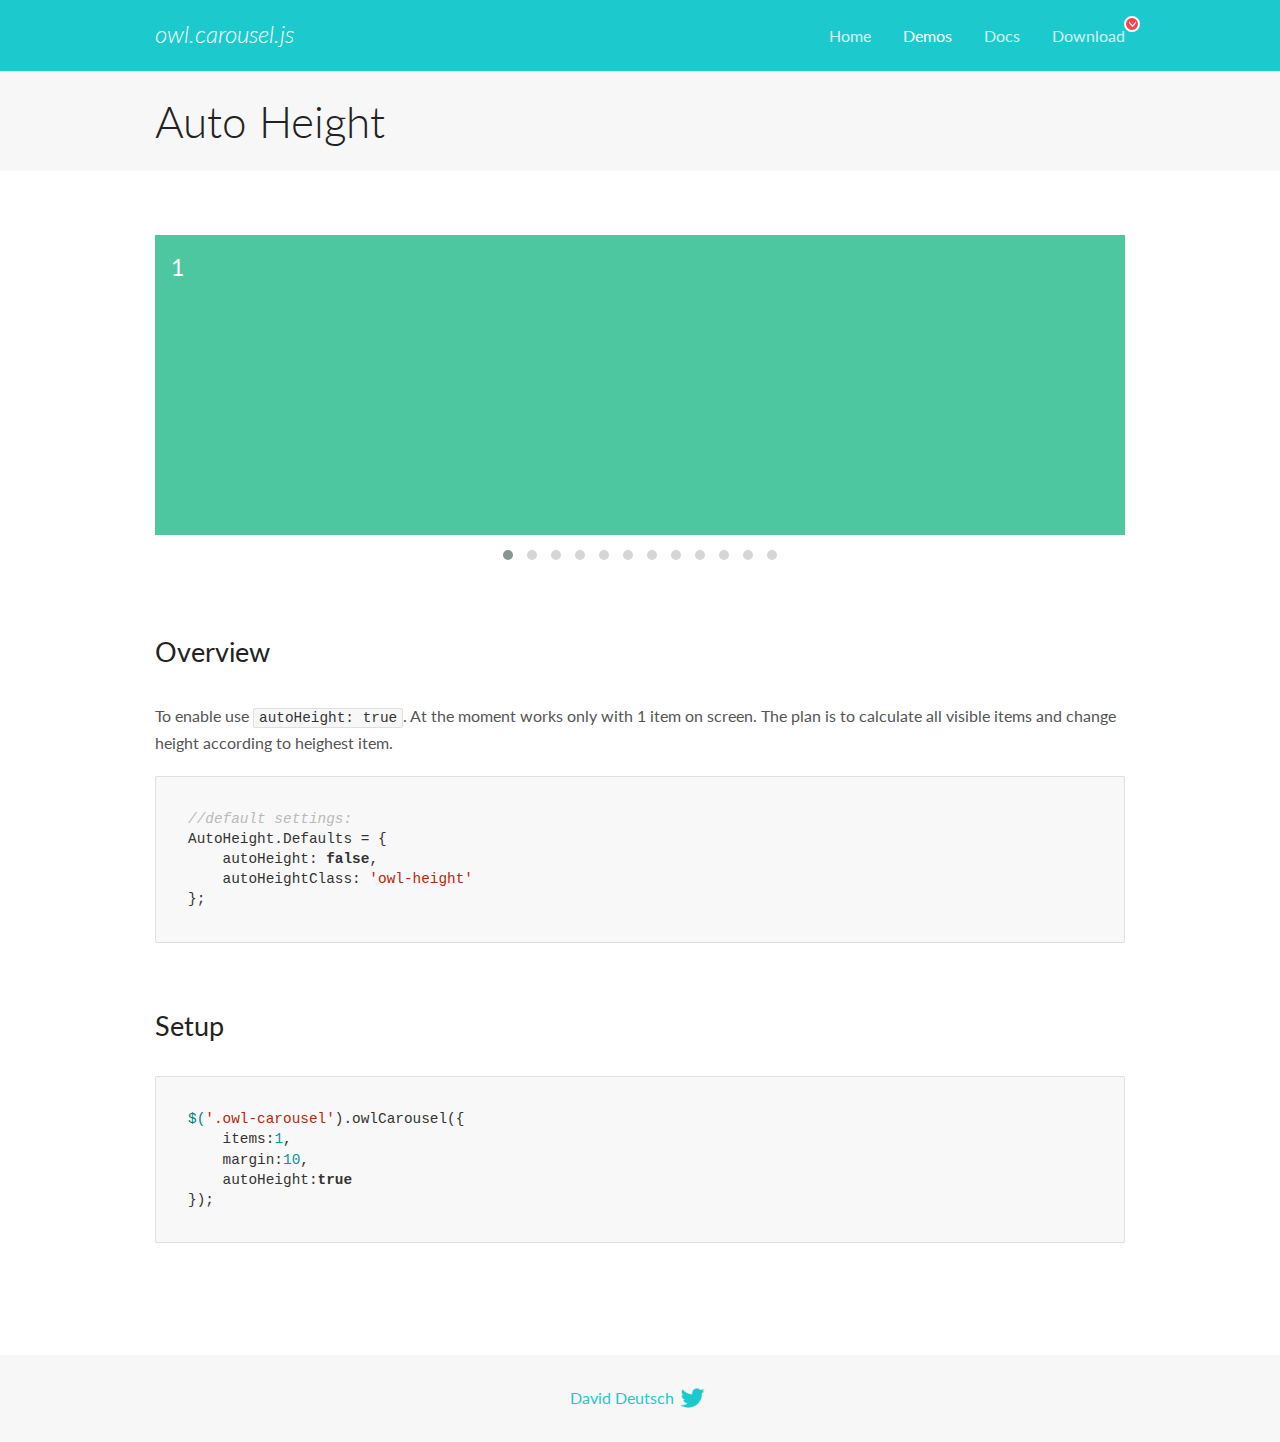
<file: js/OwlCarousel/docs/demos/autoheight.html>
<!DOCTYPE html>
<html lang="en">
  <head>

    <!-- head -->
    <meta charset="utf-8">
    <meta name="msapplication-tap-highlight" content="no" />
    <meta name="viewport" content="width=device-width, initial-scale=1.0" />
    <meta name="description" content="autoHeight usage demo">
    <meta name="author" content="David Deutsch">
    <title>
      Auto Height Demo | Owl Carousel | 2.3.4
    </title>

    <!-- Stylesheets -->
    <link href='https://fonts.googleapis.com/css?family=Lato:300,400,700,400italic,300italic' rel='stylesheet' type='text/css'>
    <link rel="stylesheet" href="../assets/css/docs.theme.min.css">

    <!-- Owl Stylesheets -->
    <link rel="stylesheet" href="../assets/owlcarousel/assets/owl.carousel.min.css">
    <link rel="stylesheet" href="../assets/owlcarousel/assets/owl.theme.default.min.css">

    <!-- HTML5 shim and Respond.js IE8 support of HTML5 elements and media queries -->

    <!--[if lt IE 9]>
      <script src="https://oss.maxcdn.com/libs/html5shiv/3.7.0/html5shiv.js"></script>
      <script src="https://oss.maxcdn.com/libs/respond.js/1.3.0/respond.min.js"></script>
    <![endif]-->

    <!-- Favicons -->
    <link rel="apple-touch-icon-precomposed" sizes="144x144" href="../assets/ico/apple-touch-icon-144-precomposed.png">
    <link rel="shortcut icon" href="../assets/ico/favicon.png">
    <link rel="shortcut icon" href="favicon.ico">

    <!-- Yeah i know js should not be in header. Its required for demos.-->

    <!-- javascript -->
    <script src="../assets/vendors/jquery.min.js"></script>
    <script src="../assets/owlcarousel/owl.carousel.js"></script>
  </head>
  <body>

    <!-- header -->
    <header class="header">
      <div class="row">
        <div class="large-12 columns">
          <div class="brand left">
            <h3>
              <a href="/OwlCarousel2/">owl.carousel.js</a> 
            </h3>
          </div>
          <a id="toggle-nav" class="right">
            <span></span> <span></span> <span></span> 
          </a> 
          <div class="nav-bar">
            <ul class="clearfix">
              <li> <a href="/OwlCarousel2/index.html">Home</a>  </li>
              <li class="active">
                <a href="/OwlCarousel2/demos/demos.html">Demos</a> 
              </li>
              <li> <a href="/OwlCarousel2/docs/started-welcome.html">Docs</a>  </li>
              <li>
                <a href="https://github.com/OwlCarousel2/OwlCarousel2/archive/2.3.4.zip">Download</a> 
                <span class="download"></span> 
              </li>
            </ul>
          </div>
        </div>
      </div>
    </header>

    <!-- title -->
    <section class="title">
      <div class="row">
        <div class="large-12 columns">
          <h1>Auto Height</h1>
        </div>
      </div>
    </section>

    <!--  Demos -->
    <section id="demos">
      <div class="row">
        <div class="large-12 columns">
          <div class="owl-carousel owl-theme">
            <div class="item" style="height:300px">
              <h4>1</h4>
            </div>
            <div class="item" style="height:100px">
              <h4>2</h4>
            </div>
            <div class="item" style="height:500px">
              <h4>3</h4>
            </div>
            <div class="item" style="height:250px">
              <h4>4</h4>
            </div>
            <div class="item" style="height:400px">
              <h4>5</h4>
            </div>
            <div class="item" style="height:500px">
              <h4>6</h4>
            </div>
            <div class="item" style="height:600px">
              <h4>7</h4>
            </div>
            <div class="item" style="height:400px">
              <h4>8</h4>
            </div>
            <div class="item" style="height:300px">
              <h4>9</h4>
            </div>
            <div class="item" style="height:350px">
              <h4>10</h4>
            </div>
            <div class="item" style="height:200px">
              <h4>11</h4>
            </div>
            <div class="item" style="height:150px">
              <h4>12</h4>
            </div>
          </div>
          <h3 id="overview">Overview</h3>
          <p>To enable use <code>autoHeight: true</code>. At the moment works only with 1 item on screen. The plan is to calculate all visible items and change height according to heighest item.</p>
          <pre><code>//default settings:
AutoHeight.Defaults = {
    autoHeight: false,
    autoHeightClass: &#39;owl-height&#39;
};</code></pre>
          <h3 id="setup">Setup</h3>
          <pre><code>$(&#39;.owl-carousel&#39;).owlCarousel({
    items:1,
    margin:10,
    autoHeight:true
});</code></pre>
          <script>
            $(document).ready(function() {
              $('.owl-carousel').owlCarousel({
                items: 1,
                margin: 10,
                autoHeight: true
              });
            })
          </script>
        </div>
      </div>
    </section>

    <!-- footer -->
    <footer class="footer">
      <div class="row">
        <div class="large-12 columns">
          <h5>
            <a href="/OwlCarousel2/docs/support-contact.html">David Deutsch</a> 
            <a id="custom-tweet-button" href="https://twitter.com/share?url=https://github.com/OwlCarousel2/OwlCarousel2&text=Owl Carousel - This is so awesome! " target="_blank"></a> 
          </h5>
        </div>
      </div>
    </footer>

    <!-- vendors -->
    <script src="../assets/vendors/highlight.js"></script>
    <script src="../assets/js/app.js"></script>
  </body>
</html>
</file>
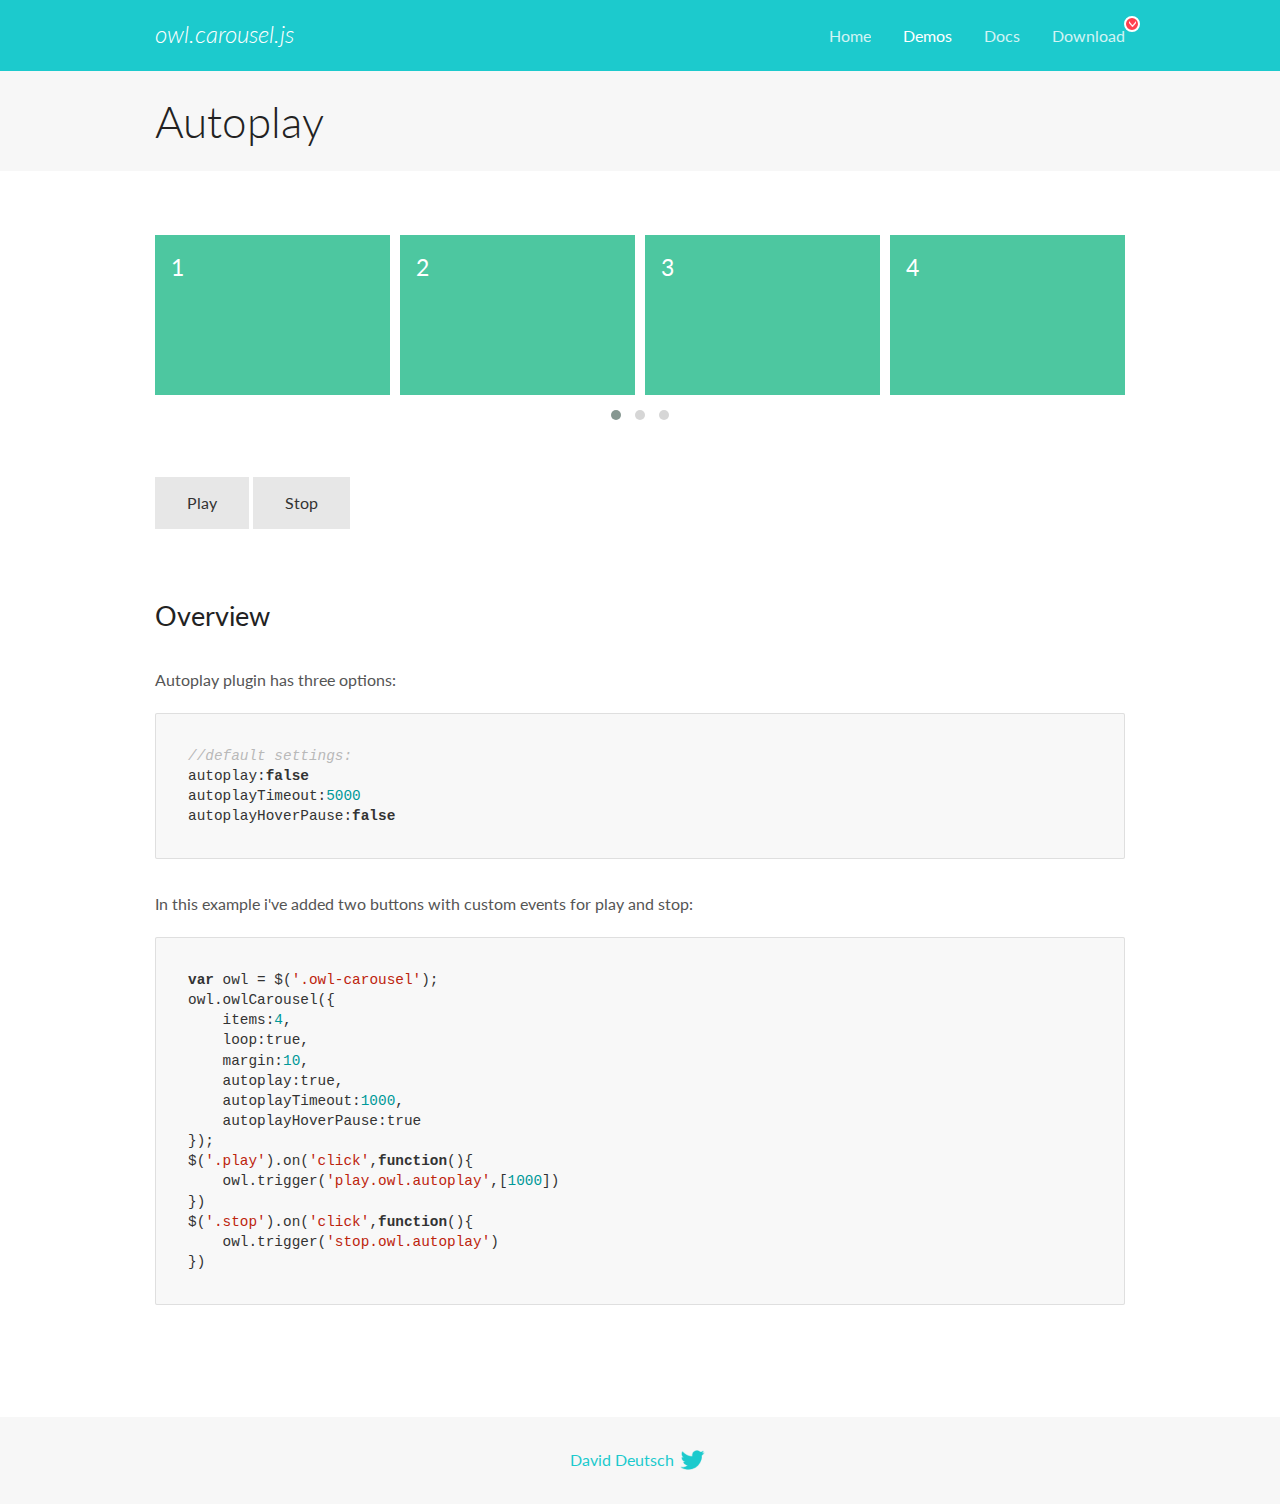
<file: js/OwlCarousel/docs/demos/autoplay.html>
<!DOCTYPE html>
<html lang="en">
  <head>

    <!-- head -->
    <meta charset="utf-8">
    <meta name="msapplication-tap-highlight" content="no" />
    <meta name="viewport" content="width=device-width, initial-scale=1.0" />
    <meta name="description" content="Autoplay usage demo">
    <meta name="author" content="David Deutsch">
    <title>
      Autoplay Demo | Owl Carousel | 2.3.4
    </title>

    <!-- Stylesheets -->
    <link href='https://fonts.googleapis.com/css?family=Lato:300,400,700,400italic,300italic' rel='stylesheet' type='text/css'>
    <link rel="stylesheet" href="../assets/css/docs.theme.min.css">

    <!-- Owl Stylesheets -->
    <link rel="stylesheet" href="../assets/owlcarousel/assets/owl.carousel.min.css">
    <link rel="stylesheet" href="../assets/owlcarousel/assets/owl.theme.default.min.css">

    <!-- HTML5 shim and Respond.js IE8 support of HTML5 elements and media queries -->

    <!--[if lt IE 9]>
      <script src="https://oss.maxcdn.com/libs/html5shiv/3.7.0/html5shiv.js"></script>
      <script src="https://oss.maxcdn.com/libs/respond.js/1.3.0/respond.min.js"></script>
    <![endif]-->

    <!-- Favicons -->
    <link rel="apple-touch-icon-precomposed" sizes="144x144" href="../assets/ico/apple-touch-icon-144-precomposed.png">
    <link rel="shortcut icon" href="../assets/ico/favicon.png">
    <link rel="shortcut icon" href="favicon.ico">

    <!-- Yeah i know js should not be in header. Its required for demos.-->

    <!-- javascript -->
    <script src="../assets/vendors/jquery.min.js"></script>
    <script src="../assets/owlcarousel/owl.carousel.js"></script>
  </head>
  <body>

    <!-- header -->
    <header class="header">
      <div class="row">
        <div class="large-12 columns">
          <div class="brand left">
            <h3>
              <a href="/OwlCarousel2/">owl.carousel.js</a> 
            </h3>
          </div>
          <a id="toggle-nav" class="right">
            <span></span> <span></span> <span></span> 
          </a> 
          <div class="nav-bar">
            <ul class="clearfix">
              <li> <a href="/OwlCarousel2/index.html">Home</a>  </li>
              <li class="active">
                <a href="/OwlCarousel2/demos/demos.html">Demos</a> 
              </li>
              <li> <a href="/OwlCarousel2/docs/started-welcome.html">Docs</a>  </li>
              <li>
                <a href="https://github.com/OwlCarousel2/OwlCarousel2/archive/2.3.4.zip">Download</a> 
                <span class="download"></span> 
              </li>
            </ul>
          </div>
        </div>
      </div>
    </header>

    <!-- title -->
    <section class="title">
      <div class="row">
        <div class="large-12 columns">
          <h1>Autoplay</h1>
        </div>
      </div>
    </section>

    <!--  Demos -->
    <section id="demos">
      <div class="row">
        <div class="large-12 columns">
          <div class="owl-carousel owl-theme">
            <div class="item">
              <h4>1</h4>
            </div>
            <div class="item">
              <h4>2</h4>
            </div>
            <div class="item">
              <h4>3</h4>
            </div>
            <div class="item">
              <h4>4</h4>
            </div>
            <div class="item">
              <h4>5</h4>
            </div>
            <div class="item">
              <h4>6</h4>
            </div>
            <div class="item">
              <h4>7</h4>
            </div>
            <div class="item">
              <h4>8</h4>
            </div>
            <div class="item">
              <h4>9</h4>
            </div>
            <div class="item">
              <h4>10</h4>
            </div>
            <div class="item">
              <h4>11</h4>
            </div>
            <div class="item">
              <h4>12</h4>
            </div>
          </div>
          <a class="button secondary play">Play</a> 
          <a class="button secondary stop">Stop</a> 
          <h3 id="overview">Overview</h3>
          <p>Autoplay plugin has three options:</p>
          <pre><code>//default settings:
autoplay:false
autoplayTimeout:5000
autoplayHoverPause:false</code></pre>
          <p>In this example i&#39;ve added two buttons with custom events for play and stop:</p>
          <pre><code>var owl = $(&#39;.owl-carousel&#39;);
owl.owlCarousel({
    items:4,
    loop:true,
    margin:10,
    autoplay:true,
    autoplayTimeout:1000,
    autoplayHoverPause:true
});
$(&#39;.play&#39;).on(&#39;click&#39;,function(){
    owl.trigger(&#39;play.owl.autoplay&#39;,[1000])
})
$(&#39;.stop&#39;).on(&#39;click&#39;,function(){
    owl.trigger(&#39;stop.owl.autoplay&#39;)
})</code></pre>
          <script>
            $(document).ready(function() {
              var owl = $('.owl-carousel');
              owl.owlCarousel({
                items: 4,
                loop: true,
                margin: 10,
                autoplay: true,
                autoplayTimeout: 1000,
                autoplayHoverPause: true
              });
              $('.play').on('click', function() {
                owl.trigger('play.owl.autoplay', [1000])
              })
              $('.stop').on('click', function() {
                owl.trigger('stop.owl.autoplay')
              })
            })
          </script>
        </div>
      </div>
    </section>

    <!-- footer -->
    <footer class="footer">
      <div class="row">
        <div class="large-12 columns">
          <h5>
            <a href="/OwlCarousel2/docs/support-contact.html">David Deutsch</a> 
            <a id="custom-tweet-button" href="https://twitter.com/share?url=https://github.com/OwlCarousel2/OwlCarousel2&text=Owl Carousel - This is so awesome! " target="_blank"></a> 
          </h5>
        </div>
      </div>
    </footer>

    <!-- vendors -->
    <script src="../assets/vendors/highlight.js"></script>
    <script src="../assets/js/app.js"></script>
  </body>
</html>
</file>
<file: js/back-to-top-master/assets/css/style.css>
@import url("https://fonts.googleapis.com/css?family=Bitter|Open+Sans:400,700");*,*::after,*::before{box-sizing:inherit}*{font:inherit}html,body,div,span,applet,object,iframe,h1,h2,h3,h4,h5,h6,p,blockquote,pre,a,abbr,acronym,address,big,cite,code,del,dfn,em,img,ins,kbd,q,s,samp,small,strike,strong,sub,sup,tt,var,b,u,i,center,dl,dt,dd,ol,ul,li,fieldset,form,label,legend,table,caption,tbody,tfoot,thead,tr,th,td,article,aside,canvas,details,embed,figure,figcaption,footer,header,hgroup,menu,nav,output,ruby,section,summary,time,mark,audio,video,hr{margin:0;padding:0;border:0}html{box-sizing:border-box}body{background-color:hsl(0, 0%, 100%);background-color:var(--color-bg, white)}article,aside,details,figcaption,figure,footer,header,hgroup,menu,nav,section,main,form legend{display:block}ol,ul{list-style:none}blockquote,q{quotes:none}button,input,textarea,select{margin:0}.btn,.form-control,.link,.reset{background-color:transparent;padding:0;border:0;border-radius:0;color:inherit;line-height:inherit;-webkit-appearance:none;-moz-appearance:none;appearance:none}select.form-control::-ms-expand{display:none}textarea{resize:vertical;overflow:auto;vertical-align:top}input::-ms-clear{display:none}table{border-collapse:collapse;border-spacing:0}img,video,svg{max-width:100%}[data-theme]{background-color:hsl(0, 0%, 100%);background-color:var(--color-bg, #fff);color:hsl(240, 4%, 20%);color:var(--color-contrast-high, #313135)}:root{--space-unit:  1em;--space-xxxxs: calc(0.125*var(--space-unit));--space-xxxs:  calc(0.25*var(--space-unit));--space-xxs:   calc(0.375*var(--space-unit));--space-xs:    calc(0.5*var(--space-unit));--space-sm:    calc(0.75*var(--space-unit));--space-md:    calc(1.25*var(--space-unit));--space-lg:    calc(2*var(--space-unit));--space-xl:    calc(3.25*var(--space-unit));--space-xxl:   calc(5.25*var(--space-unit));--space-xxxl:  calc(8.5*var(--space-unit));--space-xxxxl: calc(13.75*var(--space-unit));--component-padding: var(--space-md)}:root{--max-width-xxs: 32rem;--max-width-xs:  38rem;--max-width-sm:  48rem;--max-width-md:  64rem;--max-width-lg:  80rem;--max-width-xl:  90rem;--max-width-xxl: 120rem}.container{width:calc(100% - 1.25em);width:calc(100% - 2*var(--component-padding));margin-left:auto;margin-right:auto}.max-width-xxs{max-width:32rem;max-width:var(--max-width-xxs)}.max-width-xs{max-width:38rem;max-width:var(--max-width-xs)}.max-width-sm{max-width:48rem;max-width:var(--max-width-sm)}.max-width-md{max-width:64rem;max-width:var(--max-width-md)}.max-width-lg{max-width:80rem;max-width:var(--max-width-lg)}.max-width-xl{max-width:90rem;max-width:var(--max-width-xl)}.max-width-xxl{max-width:120rem;max-width:var(--max-width-xxl)}.max-width-adaptive-sm{max-width:38rem;max-width:var(--max-width-xs)}@media (min-width: 64rem){.max-width-adaptive-sm{max-width:48rem;max-width:var(--max-width-sm)}}.max-width-adaptive-md{max-width:38rem;max-width:var(--max-width-xs)}@media (min-width: 64rem){.max-width-adaptive-md{max-width:64rem;max-width:var(--max-width-md)}}.max-width-adaptive,.max-width-adaptive-lg{max-width:38rem;max-width:var(--max-width-xs)}@media (min-width: 64rem){.max-width-adaptive,.max-width-adaptive-lg{max-width:64rem;max-width:var(--max-width-md)}}@media (min-width: 90rem){.max-width-adaptive,.max-width-adaptive-lg{max-width:80rem;max-width:var(--max-width-lg)}}.max-width-adaptive-xl{max-width:38rem;max-width:var(--max-width-xs)}@media (min-width: 64rem){.max-width-adaptive-xl{max-width:64rem;max-width:var(--max-width-md)}}@media (min-width: 90rem){.max-width-adaptive-xl{max-width:90rem;max-width:var(--max-width-xl)}}.grid{--grid-gap: 0px;display:-ms-flexbox;display:flex;-ms-flex-wrap:wrap;flex-wrap:wrap}.grid>*{-ms-flex-preferred-size:100%;flex-basis:100%}[class*="grid-gap"]{margin-bottom:1em * -1;margin-bottom:calc(var(--grid-gap, 1em)*-1);margin-right:1em * -1;margin-right:calc(var(--grid-gap, 1em)*-1)}[class*="grid-gap"]>*{margin-bottom:1em;margin-bottom:var(--grid-gap, 1em);margin-right:1em;margin-right:var(--grid-gap, 1em)}.grid-gap-xxxxs{--grid-gap: var(--space-xxxxs)}.grid-gap-xxxs{--grid-gap: var(--space-xxxs)}.grid-gap-xxs{--grid-gap: var(--space-xxs)}.grid-gap-xs{--grid-gap: var(--space-xs)}.grid-gap-sm{--grid-gap: var(--space-sm)}.grid-gap-md{--grid-gap: var(--space-md)}.grid-gap-lg{--grid-gap: var(--space-lg)}.grid-gap-xl{--grid-gap: var(--space-xl)}.grid-gap-xxl{--grid-gap: var(--space-xxl)}.grid-gap-xxxl{--grid-gap: var(--space-xxxl)}.grid-gap-xxxxl{--grid-gap: var(--space-xxxxl)}.col{-ms-flex-positive:1;flex-grow:1;-ms-flex-preferred-size:0;flex-basis:0;max-width:100%}.col-1{-ms-flex-preferred-size:calc(8.33% - 0.01px - 1em);-ms-flex-preferred-size:calc(8.33% - 0.01px - var(--grid-gap, 1em));flex-basis:calc(8.33% - 0.01px - 1em);flex-basis:calc(8.33% - 0.01px - var(--grid-gap, 1em));max-width:calc(8.33% - 0.01px - 1em);max-width:calc(8.33% - 0.01px - var(--grid-gap, 1em))}.col-2{-ms-flex-preferred-size:calc(16.66% - 0.01px - 1em);-ms-flex-preferred-size:calc(16.66% - 0.01px - var(--grid-gap, 1em));flex-basis:calc(16.66% - 0.01px - 1em);flex-basis:calc(16.66% - 0.01px - var(--grid-gap, 1em));max-width:calc(16.66% - 0.01px - 1em);max-width:calc(16.66% - 0.01px - var(--grid-gap, 1em))}.col-3{-ms-flex-preferred-size:calc(25% - 0.01px - 1em);-ms-flex-preferred-size:calc(25% - 0.01px - var(--grid-gap, 1em));flex-basis:calc(25% - 0.01px - 1em);flex-basis:calc(25% - 0.01px - var(--grid-gap, 1em));max-width:calc(25% - 0.01px - 1em);max-width:calc(25% - 0.01px - var(--grid-gap, 1em))}.col-4{-ms-flex-preferred-size:calc(33.33% - 0.01px - 1em);-ms-flex-preferred-size:calc(33.33% - 0.01px - var(--grid-gap, 1em));flex-basis:calc(33.33% - 0.01px - 1em);flex-basis:calc(33.33% - 0.01px - var(--grid-gap, 1em));max-width:calc(33.33% - 0.01px - 1em);max-width:calc(33.33% - 0.01px - var(--grid-gap, 1em))}.col-5{-ms-flex-preferred-size:calc(41.66% - 0.01px - 1em);-ms-flex-preferred-size:calc(41.66% - 0.01px - var(--grid-gap, 1em));flex-basis:calc(41.66% - 0.01px - 1em);flex-basis:calc(41.66% - 0.01px - var(--grid-gap, 1em));max-width:calc(41.66% - 0.01px - 1em);max-width:calc(41.66% - 0.01px - var(--grid-gap, 1em))}.col-6{-ms-flex-preferred-size:calc(50% - 0.01px - 1em);-ms-flex-preferred-size:calc(50% - 0.01px - var(--grid-gap, 1em));flex-basis:calc(50% - 0.01px - 1em);flex-basis:calc(50% - 0.01px - var(--grid-gap, 1em));max-width:calc(50% - 0.01px - 1em);max-width:calc(50% - 0.01px - var(--grid-gap, 1em))}.col-7{-ms-flex-preferred-size:calc(58.33% - 0.01px - 1em);-ms-flex-preferred-size:calc(58.33% - 0.01px - var(--grid-gap, 1em));flex-basis:calc(58.33% - 0.01px - 1em);flex-basis:calc(58.33% - 0.01px - var(--grid-gap, 1em));max-width:calc(58.33% - 0.01px - 1em);max-width:calc(58.33% - 0.01px - var(--grid-gap, 1em))}.col-8{-ms-flex-preferred-size:calc(66.66% - 0.01px - 1em);-ms-flex-preferred-size:calc(66.66% - 0.01px - var(--grid-gap, 1em));flex-basis:calc(66.66% - 0.01px - 1em);flex-basis:calc(66.66% - 0.01px - var(--grid-gap, 1em));max-width:calc(66.66% - 0.01px - 1em);max-width:calc(66.66% - 0.01px - var(--grid-gap, 1em))}.col-9{-ms-flex-preferred-size:calc(75% - 0.01px - 1em);-ms-flex-preferred-size:calc(75% - 0.01px - var(--grid-gap, 1em));flex-basis:calc(75% - 0.01px - 1em);flex-basis:calc(75% - 0.01px - var(--grid-gap, 1em));max-width:calc(75% - 0.01px - 1em);max-width:calc(75% - 0.01px - var(--grid-gap, 1em))}.col-10{-ms-flex-preferred-size:calc(83.33% - 0.01px - 1em);-ms-flex-preferred-size:calc(83.33% - 0.01px - var(--grid-gap, 1em));flex-basis:calc(83.33% - 0.01px - 1em);flex-basis:calc(83.33% - 0.01px - var(--grid-gap, 1em));max-width:calc(83.33% - 0.01px - 1em);max-width:calc(83.33% - 0.01px - var(--grid-gap, 1em))}.col-11{-ms-flex-preferred-size:calc(91.66% - 0.01px - 1em);-ms-flex-preferred-size:calc(91.66% - 0.01px - var(--grid-gap, 1em));flex-basis:calc(91.66% - 0.01px - 1em);flex-basis:calc(91.66% - 0.01px - var(--grid-gap, 1em));max-width:calc(91.66% - 0.01px - 1em);max-width:calc(91.66% - 0.01px - var(--grid-gap, 1em))}.col-12{-ms-flex-preferred-size:calc(100% - 0.01px - 1em);-ms-flex-preferred-size:calc(100% - 0.01px - var(--grid-gap, 1em));flex-basis:calc(100% - 0.01px - 1em);flex-basis:calc(100% - 0.01px - var(--grid-gap, 1em));max-width:calc(100% - 0.01px - 1em);max-width:calc(100% - 0.01px - var(--grid-gap, 1em))}@media (min-width: 32rem){.col\@xs{-ms-flex-positive:1;flex-grow:1;-ms-flex-preferred-size:0;flex-basis:0;max-width:100%}.col-1\@xs{-ms-flex-preferred-size:calc(8.33% - 0.01px - 1em);-ms-flex-preferred-size:calc(8.33% - 0.01px - var(--grid-gap, 1em));flex-basis:calc(8.33% - 0.01px - 1em);flex-basis:calc(8.33% - 0.01px - var(--grid-gap, 1em));max-width:calc(8.33% - 0.01px - 1em);max-width:calc(8.33% - 0.01px - var(--grid-gap, 1em))}.col-2\@xs{-ms-flex-preferred-size:calc(16.66% - 0.01px - 1em);-ms-flex-preferred-size:calc(16.66% - 0.01px - var(--grid-gap, 1em));flex-basis:calc(16.66% - 0.01px - 1em);flex-basis:calc(16.66% - 0.01px - var(--grid-gap, 1em));max-width:calc(16.66% - 0.01px - 1em);max-width:calc(16.66% - 0.01px - var(--grid-gap, 1em))}.col-3\@xs{-ms-flex-preferred-size:calc(25% - 0.01px - 1em);-ms-flex-preferred-size:calc(25% - 0.01px - var(--grid-gap, 1em));flex-basis:calc(25% - 0.01px - 1em);flex-basis:calc(25% - 0.01px - var(--grid-gap, 1em));max-width:calc(25% - 0.01px - 1em);max-width:calc(25% - 0.01px - var(--grid-gap, 1em))}.col-4\@xs{-ms-flex-preferred-size:calc(33.33% - 0.01px - 1em);-ms-flex-preferred-size:calc(33.33% - 0.01px - var(--grid-gap, 1em));flex-basis:calc(33.33% - 0.01px - 1em);flex-basis:calc(33.33% - 0.01px - var(--grid-gap, 1em));max-width:calc(33.33% - 0.01px - 1em);max-width:calc(33.33% - 0.01px - var(--grid-gap, 1em))}.col-5\@xs{-ms-flex-preferred-size:calc(41.66% - 0.01px - 1em);-ms-flex-preferred-size:calc(41.66% - 0.01px - var(--grid-gap, 1em));flex-basis:calc(41.66% - 0.01px - 1em);flex-basis:calc(41.66% - 0.01px - var(--grid-gap, 1em));max-width:calc(41.66% - 0.01px - 1em);max-width:calc(41.66% - 0.01px - var(--grid-gap, 1em))}.col-6\@xs{-ms-flex-preferred-size:calc(50% - 0.01px - 1em);-ms-flex-preferred-size:calc(50% - 0.01px - var(--grid-gap, 1em));flex-basis:calc(50% - 0.01px - 1em);flex-basis:calc(50% - 0.01px - var(--grid-gap, 1em));max-width:calc(50% - 0.01px - 1em);max-width:calc(50% - 0.01px - var(--grid-gap, 1em))}.col-7\@xs{-ms-flex-preferred-size:calc(58.33% - 0.01px - 1em);-ms-flex-preferred-size:calc(58.33% - 0.01px - var(--grid-gap, 1em));flex-basis:calc(58.33% - 0.01px - 1em);flex-basis:calc(58.33% - 0.01px - var(--grid-gap, 1em));max-width:calc(58.33% - 0.01px - 1em);max-width:calc(58.33% - 0.01px - var(--grid-gap, 1em))}.col-8\@xs{-ms-flex-preferred-size:calc(66.66% - 0.01px - 1em);-ms-flex-preferred-size:calc(66.66% - 0.01px - var(--grid-gap, 1em));flex-basis:calc(66.66% - 0.01px - 1em);flex-basis:calc(66.66% - 0.01px - var(--grid-gap, 1em));max-width:calc(66.66% - 0.01px - 1em);max-width:calc(66.66% - 0.01px - var(--grid-gap, 1em))}.col-9\@xs{-ms-flex-preferred-size:calc(75% - 0.01px - 1em);-ms-flex-preferred-size:calc(75% - 0.01px - var(--grid-gap, 1em));flex-basis:calc(75% - 0.01px - 1em);flex-basis:calc(75% - 0.01px - var(--grid-gap, 1em));max-width:calc(75% - 0.01px - 1em);max-width:calc(75% - 0.01px - var(--grid-gap, 1em))}.col-10\@xs{-ms-flex-preferred-size:calc(83.33% - 0.01px - 1em);-ms-flex-preferred-size:calc(83.33% - 0.01px - var(--grid-gap, 1em));flex-basis:calc(83.33% - 0.01px - 1em);flex-basis:calc(83.33% - 0.01px - var(--grid-gap, 1em));max-width:calc(83.33% - 0.01px - 1em);max-width:calc(83.33% - 0.01px - var(--grid-gap, 1em))}.col-11\@xs{-ms-flex-preferred-size:calc(91.66% - 0.01px - 1em);-ms-flex-preferred-size:calc(91.66% - 0.01px - var(--grid-gap, 1em));flex-basis:calc(91.66% - 0.01px - 1em);flex-basis:calc(91.66% - 0.01px - var(--grid-gap, 1em));max-width:calc(91.66% - 0.01px - 1em);max-width:calc(91.66% - 0.01px - var(--grid-gap, 1em))}.col-12\@xs{-ms-flex-preferred-size:calc(100% - 0.01px - 1em);-ms-flex-preferred-size:calc(100% - 0.01px - var(--grid-gap, 1em));flex-basis:calc(100% - 0.01px - 1em);flex-basis:calc(100% - 0.01px - var(--grid-gap, 1em));max-width:calc(100% - 0.01px - 1em);max-width:calc(100% - 0.01px - var(--grid-gap, 1em))}}@media (min-width: 48rem){.col\@sm{-ms-flex-positive:1;flex-grow:1;-ms-flex-preferred-size:0;flex-basis:0;max-width:100%}.col-1\@sm{-ms-flex-preferred-size:calc(8.33% - 0.01px - 1em);-ms-flex-preferred-size:calc(8.33% - 0.01px - var(--grid-gap, 1em));flex-basis:calc(8.33% - 0.01px - 1em);flex-basis:calc(8.33% - 0.01px - var(--grid-gap, 1em));max-width:calc(8.33% - 0.01px - 1em);max-width:calc(8.33% - 0.01px - var(--grid-gap, 1em))}.col-2\@sm{-ms-flex-preferred-size:calc(16.66% - 0.01px - 1em);-ms-flex-preferred-size:calc(16.66% - 0.01px - var(--grid-gap, 1em));flex-basis:calc(16.66% - 0.01px - 1em);flex-basis:calc(16.66% - 0.01px - var(--grid-gap, 1em));max-width:calc(16.66% - 0.01px - 1em);max-width:calc(16.66% - 0.01px - var(--grid-gap, 1em))}.col-3\@sm{-ms-flex-preferred-size:calc(25% - 0.01px - 1em);-ms-flex-preferred-size:calc(25% - 0.01px - var(--grid-gap, 1em));flex-basis:calc(25% - 0.01px - 1em);flex-basis:calc(25% - 0.01px - var(--grid-gap, 1em));max-width:calc(25% - 0.01px - 1em);max-width:calc(25% - 0.01px - var(--grid-gap, 1em))}.col-4\@sm{-ms-flex-preferred-size:calc(33.33% - 0.01px - 1em);-ms-flex-preferred-size:calc(33.33% - 0.01px - var(--grid-gap, 1em));flex-basis:calc(33.33% - 0.01px - 1em);flex-basis:calc(33.33% - 0.01px - var(--grid-gap, 1em));max-width:calc(33.33% - 0.01px - 1em);max-width:calc(33.33% - 0.01px - var(--grid-gap, 1em))}.col-5\@sm{-ms-flex-preferred-size:calc(41.66% - 0.01px - 1em);-ms-flex-preferred-size:calc(41.66% - 0.01px - var(--grid-gap, 1em));flex-basis:calc(41.66% - 0.01px - 1em);flex-basis:calc(41.66% - 0.01px - var(--grid-gap, 1em));max-width:calc(41.66% - 0.01px - 1em);max-width:calc(41.66% - 0.01px - var(--grid-gap, 1em))}.col-6\@sm{-ms-flex-preferred-size:calc(50% - 0.01px - 1em);-ms-flex-preferred-size:calc(50% - 0.01px - var(--grid-gap, 1em));flex-basis:calc(50% - 0.01px - 1em);flex-basis:calc(50% - 0.01px - var(--grid-gap, 1em));max-width:calc(50% - 0.01px - 1em);max-width:calc(50% - 0.01px - var(--grid-gap, 1em))}.col-7\@sm{-ms-flex-preferred-size:calc(58.33% - 0.01px - 1em);-ms-flex-preferred-size:calc(58.33% - 0.01px - var(--grid-gap, 1em));flex-basis:calc(58.33% - 0.01px - 1em);flex-basis:calc(58.33% - 0.01px - var(--grid-gap, 1em));max-width:calc(58.33% - 0.01px - 1em);max-width:calc(58.33% - 0.01px - var(--grid-gap, 1em))}.col-8\@sm{-ms-flex-preferred-size:calc(66.66% - 0.01px - 1em);-ms-flex-preferred-size:calc(66.66% - 0.01px - var(--grid-gap, 1em));flex-basis:calc(66.66% - 0.01px - 1em);flex-basis:calc(66.66% - 0.01px - var(--grid-gap, 1em));max-width:calc(66.66% - 0.01px - 1em);max-width:calc(66.66% - 0.01px - var(--grid-gap, 1em))}.col-9\@sm{-ms-flex-preferred-size:calc(75% - 0.01px - 1em);-ms-flex-preferred-size:calc(75% - 0.01px - var(--grid-gap, 1em));flex-basis:calc(75% - 0.01px - 1em);flex-basis:calc(75% - 0.01px - var(--grid-gap, 1em));max-width:calc(75% - 0.01px - 1em);max-width:calc(75% - 0.01px - var(--grid-gap, 1em))}.col-10\@sm{-ms-flex-preferred-size:calc(83.33% - 0.01px - 1em);-ms-flex-preferred-size:calc(83.33% - 0.01px - var(--grid-gap, 1em));flex-basis:calc(83.33% - 0.01px - 1em);flex-basis:calc(83.33% - 0.01px - var(--grid-gap, 1em));max-width:calc(83.33% - 0.01px - 1em);max-width:calc(83.33% - 0.01px - var(--grid-gap, 1em))}.col-11\@sm{-ms-flex-preferred-size:calc(91.66% - 0.01px - 1em);-ms-flex-preferred-size:calc(91.66% - 0.01px - var(--grid-gap, 1em));flex-basis:calc(91.66% - 0.01px - 1em);flex-basis:calc(91.66% - 0.01px - var(--grid-gap, 1em));max-width:calc(91.66% - 0.01px - 1em);max-width:calc(91.66% - 0.01px - var(--grid-gap, 1em))}.col-12\@sm{-ms-flex-preferred-size:calc(100% - 0.01px - 1em);-ms-flex-preferred-size:calc(100% - 0.01px - var(--grid-gap, 1em));flex-basis:calc(100% - 0.01px - 1em);flex-basis:calc(100% - 0.01px - var(--grid-gap, 1em));max-width:calc(100% - 0.01px - 1em);max-width:calc(100% - 0.01px - var(--grid-gap, 1em))}}@media (min-width: 64rem){.col\@md{-ms-flex-positive:1;flex-grow:1;-ms-flex-preferred-size:0;flex-basis:0;max-width:100%}.col-1\@md{-ms-flex-preferred-size:calc(8.33% - 0.01px - 1em);-ms-flex-preferred-size:calc(8.33% - 0.01px - var(--grid-gap, 1em));flex-basis:calc(8.33% - 0.01px - 1em);flex-basis:calc(8.33% - 0.01px - var(--grid-gap, 1em));max-width:calc(8.33% - 0.01px - 1em);max-width:calc(8.33% - 0.01px - var(--grid-gap, 1em))}.col-2\@md{-ms-flex-preferred-size:calc(16.66% - 0.01px - 1em);-ms-flex-preferred-size:calc(16.66% - 0.01px - var(--grid-gap, 1em));flex-basis:calc(16.66% - 0.01px - 1em);flex-basis:calc(16.66% - 0.01px - var(--grid-gap, 1em));max-width:calc(16.66% - 0.01px - 1em);max-width:calc(16.66% - 0.01px - var(--grid-gap, 1em))}.col-3\@md{-ms-flex-preferred-size:calc(25% - 0.01px - 1em);-ms-flex-preferred-size:calc(25% - 0.01px - var(--grid-gap, 1em));flex-basis:calc(25% - 0.01px - 1em);flex-basis:calc(25% - 0.01px - var(--grid-gap, 1em));max-width:calc(25% - 0.01px - 1em);max-width:calc(25% - 0.01px - var(--grid-gap, 1em))}.col-4\@md{-ms-flex-preferred-size:calc(33.33% - 0.01px - 1em);-ms-flex-preferred-size:calc(33.33% - 0.01px - var(--grid-gap, 1em));flex-basis:calc(33.33% - 0.01px - 1em);flex-basis:calc(33.33% - 0.01px - var(--grid-gap, 1em));max-width:calc(33.33% - 0.01px - 1em);max-width:calc(33.33% - 0.01px - var(--grid-gap, 1em))}.col-5\@md{-ms-flex-preferred-size:calc(41.66% - 0.01px - 1em);-ms-flex-preferred-size:calc(41.66% - 0.01px - var(--grid-gap, 1em));flex-basis:calc(41.66% - 0.01px - 1em);flex-basis:calc(41.66% - 0.01px - var(--grid-gap, 1em));max-width:calc(41.66% - 0.01px - 1em);max-width:calc(41.66% - 0.01px - var(--grid-gap, 1em))}.col-6\@md{-ms-flex-preferred-size:calc(50% - 0.01px - 1em);-ms-flex-preferred-size:calc(50% - 0.01px - var(--grid-gap, 1em));flex-basis:calc(50% - 0.01px - 1em);flex-basis:calc(50% - 0.01px - var(--grid-gap, 1em));max-width:calc(50% - 0.01px - 1em);max-width:calc(50% - 0.01px - var(--grid-gap, 1em))}.col-7\@md{-ms-flex-preferred-size:calc(58.33% - 0.01px - 1em);-ms-flex-preferred-size:calc(58.33% - 0.01px - var(--grid-gap, 1em));flex-basis:calc(58.33% - 0.01px - 1em);flex-basis:calc(58.33% - 0.01px - var(--grid-gap, 1em));max-width:calc(58.33% - 0.01px - 1em);max-width:calc(58.33% - 0.01px - var(--grid-gap, 1em))}.col-8\@md{-ms-flex-preferred-size:calc(66.66% - 0.01px - 1em);-ms-flex-preferred-size:calc(66.66% - 0.01px - var(--grid-gap, 1em));flex-basis:calc(66.66% - 0.01px - 1em);flex-basis:calc(66.66% - 0.01px - var(--grid-gap, 1em));max-width:calc(66.66% - 0.01px - 1em);max-width:calc(66.66% - 0.01px - var(--grid-gap, 1em))}.col-9\@md{-ms-flex-preferred-size:calc(75% - 0.01px - 1em);-ms-flex-preferred-size:calc(75% - 0.01px - var(--grid-gap, 1em));flex-basis:calc(75% - 0.01px - 1em);flex-basis:calc(75% - 0.01px - var(--grid-gap, 1em));max-width:calc(75% - 0.01px - 1em);max-width:calc(75% - 0.01px - var(--grid-gap, 1em))}.col-10\@md{-ms-flex-preferred-size:calc(83.33% - 0.01px - 1em);-ms-flex-preferred-size:calc(83.33% - 0.01px - var(--grid-gap, 1em));flex-basis:calc(83.33% - 0.01px - 1em);flex-basis:calc(83.33% - 0.01px - var(--grid-gap, 1em));max-width:calc(83.33% - 0.01px - 1em);max-width:calc(83.33% - 0.01px - var(--grid-gap, 1em))}.col-11\@md{-ms-flex-preferred-size:calc(91.66% - 0.01px - 1em);-ms-flex-preferred-size:calc(91.66% - 0.01px - var(--grid-gap, 1em));flex-basis:calc(91.66% - 0.01px - 1em);flex-basis:calc(91.66% - 0.01px - var(--grid-gap, 1em));max-width:calc(91.66% - 0.01px - 1em);max-width:calc(91.66% - 0.01px - var(--grid-gap, 1em))}.col-12\@md{-ms-flex-preferred-size:calc(100% - 0.01px - 1em);-ms-flex-preferred-size:calc(100% - 0.01px - var(--grid-gap, 1em));flex-basis:calc(100% - 0.01px - 1em);flex-basis:calc(100% - 0.01px - var(--grid-gap, 1em));max-width:calc(100% - 0.01px - 1em);max-width:calc(100% - 0.01px - var(--grid-gap, 1em))}}@media (min-width: 80rem){.col\@lg{-ms-flex-positive:1;flex-grow:1;-ms-flex-preferred-size:0;flex-basis:0;max-width:100%}.col-1\@lg{-ms-flex-preferred-size:calc(8.33% - 0.01px - 1em);-ms-flex-preferred-size:calc(8.33% - 0.01px - var(--grid-gap, 1em));flex-basis:calc(8.33% - 0.01px - 1em);flex-basis:calc(8.33% - 0.01px - var(--grid-gap, 1em));max-width:calc(8.33% - 0.01px - 1em);max-width:calc(8.33% - 0.01px - var(--grid-gap, 1em))}.col-2\@lg{-ms-flex-preferred-size:calc(16.66% - 0.01px - 1em);-ms-flex-preferred-size:calc(16.66% - 0.01px - var(--grid-gap, 1em));flex-basis:calc(16.66% - 0.01px - 1em);flex-basis:calc(16.66% - 0.01px - var(--grid-gap, 1em));max-width:calc(16.66% - 0.01px - 1em);max-width:calc(16.66% - 0.01px - var(--grid-gap, 1em))}.col-3\@lg{-ms-flex-preferred-size:calc(25% - 0.01px - 1em);-ms-flex-preferred-size:calc(25% - 0.01px - var(--grid-gap, 1em));flex-basis:calc(25% - 0.01px - 1em);flex-basis:calc(25% - 0.01px - var(--grid-gap, 1em));max-width:calc(25% - 0.01px - 1em);max-width:calc(25% - 0.01px - var(--grid-gap, 1em))}.col-4\@lg{-ms-flex-preferred-size:calc(33.33% - 0.01px - 1em);-ms-flex-preferred-size:calc(33.33% - 0.01px - var(--grid-gap, 1em));flex-basis:calc(33.33% - 0.01px - 1em);flex-basis:calc(33.33% - 0.01px - var(--grid-gap, 1em));max-width:calc(33.33% - 0.01px - 1em);max-width:calc(33.33% - 0.01px - var(--grid-gap, 1em))}.col-5\@lg{-ms-flex-preferred-size:calc(41.66% - 0.01px - 1em);-ms-flex-preferred-size:calc(41.66% - 0.01px - var(--grid-gap, 1em));flex-basis:calc(41.66% - 0.01px - 1em);flex-basis:calc(41.66% - 0.01px - var(--grid-gap, 1em));max-width:calc(41.66% - 0.01px - 1em);max-width:calc(41.66% - 0.01px - var(--grid-gap, 1em))}.col-6\@lg{-ms-flex-preferred-size:calc(50% - 0.01px - 1em);-ms-flex-preferred-size:calc(50% - 0.01px - var(--grid-gap, 1em));flex-basis:calc(50% - 0.01px - 1em);flex-basis:calc(50% - 0.01px - var(--grid-gap, 1em));max-width:calc(50% - 0.01px - 1em);max-width:calc(50% - 0.01px - var(--grid-gap, 1em))}.col-7\@lg{-ms-flex-preferred-size:calc(58.33% - 0.01px - 1em);-ms-flex-preferred-size:calc(58.33% - 0.01px - var(--grid-gap, 1em));flex-basis:calc(58.33% - 0.01px - 1em);flex-basis:calc(58.33% - 0.01px - var(--grid-gap, 1em));max-width:calc(58.33% - 0.01px - 1em);max-width:calc(58.33% - 0.01px - var(--grid-gap, 1em))}.col-8\@lg{-ms-flex-preferred-size:calc(66.66% - 0.01px - 1em);-ms-flex-preferred-size:calc(66.66% - 0.01px - var(--grid-gap, 1em));flex-basis:calc(66.66% - 0.01px - 1em);flex-basis:calc(66.66% - 0.01px - var(--grid-gap, 1em));max-width:calc(66.66% - 0.01px - 1em);max-width:calc(66.66% - 0.01px - var(--grid-gap, 1em))}.col-9\@lg{-ms-flex-preferred-size:calc(75% - 0.01px - 1em);-ms-flex-preferred-size:calc(75% - 0.01px - var(--grid-gap, 1em));flex-basis:calc(75% - 0.01px - 1em);flex-basis:calc(75% - 0.01px - var(--grid-gap, 1em));max-width:calc(75% - 0.01px - 1em);max-width:calc(75% - 0.01px - var(--grid-gap, 1em))}.col-10\@lg{-ms-flex-preferred-size:calc(83.33% - 0.01px - 1em);-ms-flex-preferred-size:calc(83.33% - 0.01px - var(--grid-gap, 1em));flex-basis:calc(83.33% - 0.01px - 1em);flex-basis:calc(83.33% - 0.01px - var(--grid-gap, 1em));max-width:calc(83.33% - 0.01px - 1em);max-width:calc(83.33% - 0.01px - var(--grid-gap, 1em))}.col-11\@lg{-ms-flex-preferred-size:calc(91.66% - 0.01px - 1em);-ms-flex-preferred-size:calc(91.66% - 0.01px - var(--grid-gap, 1em));flex-basis:calc(91.66% - 0.01px - 1em);flex-basis:calc(91.66% - 0.01px - var(--grid-gap, 1em));max-width:calc(91.66% - 0.01px - 1em);max-width:calc(91.66% - 0.01px - var(--grid-gap, 1em))}.col-12\@lg{-ms-flex-preferred-size:calc(100% - 0.01px - 1em);-ms-flex-preferred-size:calc(100% - 0.01px - var(--grid-gap, 1em));flex-basis:calc(100% - 0.01px - 1em);flex-basis:calc(100% - 0.01px - var(--grid-gap, 1em));max-width:calc(100% - 0.01px - 1em);max-width:calc(100% - 0.01px - var(--grid-gap, 1em))}}@media (min-width: 90rem){.col\@xl{-ms-flex-positive:1;flex-grow:1;-ms-flex-preferred-size:0;flex-basis:0;max-width:100%}.col-1\@xl{-ms-flex-preferred-size:calc(8.33% - 0.01px - 1em);-ms-flex-preferred-size:calc(8.33% - 0.01px - var(--grid-gap, 1em));flex-basis:calc(8.33% - 0.01px - 1em);flex-basis:calc(8.33% - 0.01px - var(--grid-gap, 1em));max-width:calc(8.33% - 0.01px - 1em);max-width:calc(8.33% - 0.01px - var(--grid-gap, 1em))}.col-2\@xl{-ms-flex-preferred-size:calc(16.66% - 0.01px - 1em);-ms-flex-preferred-size:calc(16.66% - 0.01px - var(--grid-gap, 1em));flex-basis:calc(16.66% - 0.01px - 1em);flex-basis:calc(16.66% - 0.01px - var(--grid-gap, 1em));max-width:calc(16.66% - 0.01px - 1em);max-width:calc(16.66% - 0.01px - var(--grid-gap, 1em))}.col-3\@xl{-ms-flex-preferred-size:calc(25% - 0.01px - 1em);-ms-flex-preferred-size:calc(25% - 0.01px - var(--grid-gap, 1em));flex-basis:calc(25% - 0.01px - 1em);flex-basis:calc(25% - 0.01px - var(--grid-gap, 1em));max-width:calc(25% - 0.01px - 1em);max-width:calc(25% - 0.01px - var(--grid-gap, 1em))}.col-4\@xl{-ms-flex-preferred-size:calc(33.33% - 0.01px - 1em);-ms-flex-preferred-size:calc(33.33% - 0.01px - var(--grid-gap, 1em));flex-basis:calc(33.33% - 0.01px - 1em);flex-basis:calc(33.33% - 0.01px - var(--grid-gap, 1em));max-width:calc(33.33% - 0.01px - 1em);max-width:calc(33.33% - 0.01px - var(--grid-gap, 1em))}.col-5\@xl{-ms-flex-preferred-size:calc(41.66% - 0.01px - 1em);-ms-flex-preferred-size:calc(41.66% - 0.01px - var(--grid-gap, 1em));flex-basis:calc(41.66% - 0.01px - 1em);flex-basis:calc(41.66% - 0.01px - var(--grid-gap, 1em));max-width:calc(41.66% - 0.01px - 1em);max-width:calc(41.66% - 0.01px - var(--grid-gap, 1em))}.col-6\@xl{-ms-flex-preferred-size:calc(50% - 0.01px - 1em);-ms-flex-preferred-size:calc(50% - 0.01px - var(--grid-gap, 1em));flex-basis:calc(50% - 0.01px - 1em);flex-basis:calc(50% - 0.01px - var(--grid-gap, 1em));max-width:calc(50% - 0.01px - 1em);max-width:calc(50% - 0.01px - var(--grid-gap, 1em))}.col-7\@xl{-ms-flex-preferred-size:calc(58.33% - 0.01px - 1em);-ms-flex-preferred-size:calc(58.33% - 0.01px - var(--grid-gap, 1em));flex-basis:calc(58.33% - 0.01px - 1em);flex-basis:calc(58.33% - 0.01px - var(--grid-gap, 1em));max-width:calc(58.33% - 0.01px - 1em);max-width:calc(58.33% - 0.01px - var(--grid-gap, 1em))}.col-8\@xl{-ms-flex-preferred-size:calc(66.66% - 0.01px - 1em);-ms-flex-preferred-size:calc(66.66% - 0.01px - var(--grid-gap, 1em));flex-basis:calc(66.66% - 0.01px - 1em);flex-basis:calc(66.66% - 0.01px - var(--grid-gap, 1em));max-width:calc(66.66% - 0.01px - 1em);max-width:calc(66.66% - 0.01px - var(--grid-gap, 1em))}.col-9\@xl{-ms-flex-preferred-size:calc(75% - 0.01px - 1em);-ms-flex-preferred-size:calc(75% - 0.01px - var(--grid-gap, 1em));flex-basis:calc(75% - 0.01px - 1em);flex-basis:calc(75% - 0.01px - var(--grid-gap, 1em));max-width:calc(75% - 0.01px - 1em);max-width:calc(75% - 0.01px - var(--grid-gap, 1em))}.col-10\@xl{-ms-flex-preferred-size:calc(83.33% - 0.01px - 1em);-ms-flex-preferred-size:calc(83.33% - 0.01px - var(--grid-gap, 1em));flex-basis:calc(83.33% - 0.01px - 1em);flex-basis:calc(83.33% - 0.01px - var(--grid-gap, 1em));max-width:calc(83.33% - 0.01px - 1em);max-width:calc(83.33% - 0.01px - var(--grid-gap, 1em))}.col-11\@xl{-ms-flex-preferred-size:calc(91.66% - 0.01px - 1em);-ms-flex-preferred-size:calc(91.66% - 0.01px - var(--grid-gap, 1em));flex-basis:calc(91.66% - 0.01px - 1em);flex-basis:calc(91.66% - 0.01px - var(--grid-gap, 1em));max-width:calc(91.66% - 0.01px - 1em);max-width:calc(91.66% - 0.01px - var(--grid-gap, 1em))}.col-12\@xl{-ms-flex-preferred-size:calc(100% - 0.01px - 1em);-ms-flex-preferred-size:calc(100% - 0.01px - var(--grid-gap, 1em));flex-basis:calc(100% - 0.01px - 1em);flex-basis:calc(100% - 0.01px - var(--grid-gap, 1em));max-width:calc(100% - 0.01px - 1em);max-width:calc(100% - 0.01px - var(--grid-gap, 1em))}}:root{--radius-sm: calc(var(--radius, 0.25em)/2);--radius-md: var(--radius, 0.25em);--radius-lg: calc(var(--radius, 0.25em)*2);--shadow-sm: 0 1px 2px rgba(0, 0, 0, .085), 0 1px 8px rgba(0, 0, 0, .1);--shadow-md: 0 1px 8px rgba(0, 0, 0, .1), 0 8px 24px rgba(0, 0, 0, .15);--shadow-lg: 0 1px 8px rgba(0, 0, 0, .1), 0 16px 48px rgba(0, 0, 0, .1), 0 24px 60px rgba(0, 0, 0, .1);--bounce: cubic-bezier(0.175, 0.885, 0.32, 1.275);--ease-in-out: cubic-bezier(0.645, 0.045, 0.355, 1);--ease-in: cubic-bezier(0.55, 0.055, 0.675, 0.19);--ease-out: cubic-bezier(0.215, 0.61, 0.355, 1)}:root{--body-line-height: 1.4;--heading-line-height: 1.2}body{font-size:1em;font-size:var(--text-base-size, 1em);font-family:'Bitter', sans-serif;font-family:var(--font-primary, sans-serif);color:hsl(240, 4%, 20%);color:var(--color-contrast-high, #313135)}h1,h2,h3,h4{color:hsl(240, 8%, 12%);color:var(--color-contrast-higher, #1c1c21);line-height:1.2;line-height:var(--heading-line-height, 1.2)}.text-xxxl{font-size:2.48832em;font-size:var(--text-xxxl, 2.488em)}h1,.text-xxl{font-size:2.0736em;font-size:var(--text-xxl, 2.074em)}h2,.text-xl{font-size:1.728em;font-size:var(--text-xl, 1.728em)}h3,.text-lg{font-size:1.44em;font-size:var(--text-lg, 1.44em)}h4,.text-md{font-size:1.2em;font-size:var(--text-md, 1.2em)}small,.text-sm{font-size:0.83333em;font-size:var(--text-sm, 0.833em)}.text-xs{font-size:0.69444em;font-size:var(--text-xs, 0.694em)}a,.link{color:hsl(220, 90%, 56%);color:var(--color-primary, #2a6df4);text-decoration:underline}strong,.text-bold{font-weight:bold}s{text-decoration:line-through}u,.text-underline{text-decoration:underline}.text-component{--component-body-line-height: calc(var(--body-line-height)*var(--line-height-multiplier, 1));--component-heading-line-height: calc(var(--heading-line-height)*var(--line-height-multiplier, 1))}.text-component h1,.text-component h2,.text-component h3,.text-component h4{line-height:1.2;line-height:var(--component-heading-line-height, 1.2);margin-bottom:0.25em;margin-bottom:calc(var(--space-xxxs)*var(--text-vspace-multiplier, 1))}.text-component h2,.text-component h3,.text-component h4{margin-top:0.75em;margin-top:calc(var(--space-sm)*var(--text-vspace-multiplier, 1))}.text-component p,.text-component blockquote,.text-component ul li,.text-component ol li{line-height:1.4;line-height:var(--component-body-line-height)}.text-component ul,.text-component ol,.text-component p,.text-component blockquote,.text-component .text-component__block{margin-bottom:0.75em;margin-bottom:calc(var(--space-sm)*var(--text-vspace-multiplier, 1))}.text-component ul,.text-component ol{padding-left:1em}.text-component ul{list-style-type:disc}.text-component ol{list-style-type:decimal}.text-component img{display:block;margin:0 auto}.text-component figcaption{text-align:center;margin-top:0.5em;margin-top:var(--space-xs)}.text-component em{font-style:italic}.text-component hr{margin-top:2em;margin-top:calc(var(--space-lg)*var(--text-vspace-multiplier, 1));margin-bottom:2em;margin-bottom:calc(var(--space-lg)*var(--text-vspace-multiplier, 1));margin-left:auto;margin-right:auto}.text-component>*:first-child{margin-top:0}.text-component>*:last-child{margin-bottom:0}.text-component__block--full-width{width:100vw;margin-left:calc(50% - 50vw)}@media (min-width: 48rem){.text-component__block--left,.text-component__block--right{width:45%}.text-component__block--left img,.text-component__block--right img{width:100%}.text-component__block--left{float:left;margin-right:0.75em;margin-right:calc(var(--space-sm)*var(--text-vspace-multiplier, 1))}.text-component__block--right{float:right;margin-left:0.75em;margin-left:calc(var(--space-sm)*var(--text-vspace-multiplier, 1))}}@media (min-width: 90rem){.text-component__block--outset{width:calc(100% + 10.5em);width:calc(100% + 2*var(--space-xxl))}.text-component__block--outset img{width:100%}.text-component__block--outset:not(.text-component__block--right){margin-left:-5.25em;margin-left:calc(-1*var(--space-xxl))}.text-component__block--left,.text-component__block--right{width:50%}.text-component__block--right.text-component__block--outset{margin-right:-5.25em;margin-right:calc(-1*var(--space-xxl))}}:root{--icon-xxs: 12px;--icon-xs:  16px;--icon-sm:  24px;--icon-md:  32px;--icon-lg:  48px;--icon-xl:  64px;--icon-xxl: 128px}.icon{display:inline-block;color:inherit;fill:currentColor;height:1em;width:1em;line-height:1;-ms-flex-negative:0;flex-shrink:0}.icon--xxs{font-size:12px;font-size:var(--icon-xxs)}.icon--xs{font-size:16px;font-size:var(--icon-xs)}.icon--sm{font-size:24px;font-size:var(--icon-sm)}.icon--md{font-size:32px;font-size:var(--icon-md)}.icon--lg{font-size:48px;font-size:var(--icon-lg)}.icon--xl{font-size:64px;font-size:var(--icon-xl)}.icon--xxl{font-size:128px;font-size:var(--icon-xxl)}.icon--is-spinning{-webkit-animation:icon-spin 1s infinite linear;animation:icon-spin 1s infinite linear}@-webkit-keyframes icon-spin{0%{-webkit-transform:rotate(0deg);transform:rotate(0deg)}100%{-webkit-transform:rotate(360deg);transform:rotate(360deg)}}@keyframes icon-spin{0%{-webkit-transform:rotate(0deg);transform:rotate(0deg)}100%{-webkit-transform:rotate(360deg);transform:rotate(360deg)}}.icon use{color:inherit;fill:currentColor}.btn{position:relative;display:-ms-inline-flexbox;display:inline-flex;-ms-flex-pack:center;justify-content:center;-ms-flex-align:center;align-items:center;white-space:nowrap;text-decoration:none;line-height:1;font-size:1em;font-size:var(--btn-font-size, 1em);padding-top:0.5em;padding-top:var(--btn-padding-y, 0.5em);padding-bottom:0.5em;padding-bottom:var(--btn-padding-y, 0.5em);padding-left:0.75em;padding-left:var(--btn-padding-x, 0.75em);padding-right:0.75em;padding-right:var(--btn-padding-x, 0.75em);border-radius:0.25em;border-radius:var(--btn-radius, 0.25em)}.btn--primary{background-color:hsl(220, 90%, 56%);background-color:var(--color-primary, #2a6df4);color:hsl(0, 0%, 100%);color:var(--color-white, #fff)}.btn--subtle{background-color:hsl(240, 1%, 83%);background-color:var(--color-contrast-low, #d3d3d4);color:hsl(240, 8%, 12%);color:var(--color-contrast-higher, #1c1c21)}.btn--accent{background-color:hsl(355, 90%, 61%);background-color:var(--color-accent, #f54251);color:hsl(0, 0%, 100%);color:var(--color-white, #fff)}.btn--disabled{cursor:not-allowed}.btn--sm{font-size:0.8em;font-size:var(--btn-font-size-sm, 0.8em)}.btn--md{font-size:1.2em;font-size:var(--btn-font-size-md, 1.2em)}.btn--lg{font-size:1.4em;font-size:var(--btn-font-size-lg, 1.4em)}.btn--icon{padding:0.5em;padding:var(--btn-padding-y, 0.5em)}.form-control{background-color:hsl(0, 0%, 100%);background-color:var(--color-bg, #f2f2f2);padding-top:0.5em;padding-top:var(--form-control-padding-y, 0.5em);padding-bottom:0.5em;padding-bottom:var(--form-control-padding-y, 0.5em);padding-left:0.75em;padding-left:var(--form-control-padding-x, 0.75em);padding-right:0.75em;padding-right:var(--form-control-padding-x, 0.75em);border-radius:0.25em;border-radius:var(--form-control-radius, 0.25em)}.form-control::-webkit-input-placeholder{color:hsl(240, 1%, 48%);color:var(--color-contrast-medium, #79797c)}.form-control::-moz-placeholder{opacity:1;color:hsl(240, 1%, 48%);color:var(--color-contrast-medium, #79797c)}.form-control:-ms-input-placeholder{color:hsl(240, 1%, 48%);color:var(--color-contrast-medium, #79797c)}.form-control:-moz-placeholder{color:hsl(240, 1%, 48%);color:var(--color-contrast-medium, #79797c)}.form-control[disabled],.form-control[readonly]{cursor:not-allowed}.form-legend{color:hsl(240, 8%, 12%);color:var(--color-contrast-higher, #1c1c21);line-height:1.2;font-size:1.2em;font-size:var(--text-md, 1.2em);margin-bottom:0.375em;margin-bottom:var(--space-xxs)}.form-label{display:inline-block}.form__msg-error{background-color:hsl(355, 90%, 61%);background-color:var(--color-error, #f54251);color:hsl(0, 0%, 100%);color:var(--color-white, #fff);font-size:0.83333em;font-size:var(--text-sm, 0.833em);-webkit-font-smoothing:antialiased;-moz-osx-font-smoothing:grayscale;padding:0.5em;padding:var(--space-xs);margin-top:0.75em;margin-top:var(--space-sm);border-radius:0.25em;border-radius:var(--radius-md, 0.25em);position:absolute;clip:rect(1px, 1px, 1px, 1px)}.form__msg-error::before{content:'';position:absolute;left:0.75em;left:var(--space-sm);top:0;-webkit-transform:translateY(-100%);-ms-transform:translateY(-100%);transform:translateY(-100%);width:0;height:0;border:8px solid transparent;border-bottom-color:hsl(355, 90%, 61%);border-bottom-color:var(--color-error)}.form__msg-error--is-visible{position:relative;clip:auto}.radio-list>*,.checkbox-list>*{position:relative;display:-ms-flexbox;display:flex;-ms-flex-align:baseline;align-items:baseline;margin-bottom:0.375em;margin-bottom:var(--space-xxs)}.radio-list>*:last-of-type,.checkbox-list>*:last-of-type{margin-bottom:0}.radio-list label,.checkbox-list label{line-height:1.4;line-height:var(--body-line-height);-webkit-user-select:none;-moz-user-select:none;-ms-user-select:none;user-select:none}.radio-list input,.checkbox-list input{vertical-align:top;margin-right:0.25em;margin-right:var(--space-xxxs);-ms-flex-negative:0;flex-shrink:0}:root{--zindex-header: 2;--zindex-popover: 5;--zindex-fixed-element: 10;--zindex-overlay: 15}@media not all and (min-width: 32rem){.display\@xs{display:none !important}}@media (min-width: 32rem){.hide\@xs{display:none !important}}@media not all and (min-width: 48rem){.display\@sm{display:none !important}}@media (min-width: 48rem){.hide\@sm{display:none !important}}@media not all and (min-width: 64rem){.display\@md{display:none !important}}@media (min-width: 64rem){.hide\@md{display:none !important}}@media not all and (min-width: 80rem){.display\@lg{display:none !important}}@media (min-width: 80rem){.hide\@lg{display:none !important}}@media not all and (min-width: 90rem){.display\@xl{display:none !important}}@media (min-width: 90rem){.hide\@xl{display:none !important}}:root{--display: block}.is-visible{display:block !important;display:var(--display) !important}.is-hidden{display:none !important}.sr-only{position:absolute;clip:rect(1px, 1px, 1px, 1px);-webkit-clip-path:inset(50%);clip-path:inset(50%);width:1px;height:1px;overflow:hidden;padding:0;border:0;white-space:nowrap}.flex{display:-ms-flexbox;display:flex}.inline-flex{display:-ms-inline-flexbox;display:inline-flex}.flex-wrap{-ms-flex-wrap:wrap;flex-wrap:wrap}.flex-column{-ms-flex-direction:column;flex-direction:column}.flex-row{-ms-flex-direction:row;flex-direction:row}.flex-center{-ms-flex-pack:center;justify-content:center;-ms-flex-align:center;align-items:center}.justify-start{-ms-flex-pack:start;justify-content:flex-start}.justify-end{-ms-flex-pack:end;justify-content:flex-end}.justify-center{-ms-flex-pack:center;justify-content:center}.justify-between{-ms-flex-pack:justify;justify-content:space-between}.items-center{-ms-flex-align:center;align-items:center}.items-start{-ms-flex-align:start;align-items:flex-start}.items-end{-ms-flex-align:end;align-items:flex-end}@media (min-width: 32rem){.flex-wrap\@xs{-ms-flex-wrap:wrap;flex-wrap:wrap}.flex-column\@xs{-ms-flex-direction:column;flex-direction:column}.flex-row\@xs{-ms-flex-direction:row;flex-direction:row}.flex-center\@xs{-ms-flex-pack:center;justify-content:center;-ms-flex-align:center;align-items:center}.justify-start\@xs{-ms-flex-pack:start;justify-content:flex-start}.justify-end\@xs{-ms-flex-pack:end;justify-content:flex-end}.justify-center\@xs{-ms-flex-pack:center;justify-content:center}.justify-between\@xs{-ms-flex-pack:justify;justify-content:space-between}.items-center\@xs{-ms-flex-align:center;align-items:center}.items-start\@xs{-ms-flex-align:start;align-items:flex-start}.items-end\@xs{-ms-flex-align:end;align-items:flex-end}}@media (min-width: 48rem){.flex-wrap\@sm{-ms-flex-wrap:wrap;flex-wrap:wrap}.flex-column\@sm{-ms-flex-direction:column;flex-direction:column}.flex-row\@sm{-ms-flex-direction:row;flex-direction:row}.flex-center\@sm{-ms-flex-pack:center;justify-content:center;-ms-flex-align:center;align-items:center}.justify-start\@sm{-ms-flex-pack:start;justify-content:flex-start}.justify-end\@sm{-ms-flex-pack:end;justify-content:flex-end}.justify-center\@sm{-ms-flex-pack:center;justify-content:center}.justify-between\@sm{-ms-flex-pack:justify;justify-content:space-between}.items-center\@sm{-ms-flex-align:center;align-items:center}.items-start\@sm{-ms-flex-align:start;align-items:flex-start}.items-end\@sm{-ms-flex-align:end;align-items:flex-end}}@media (min-width: 64rem){.flex-wrap\@md{-ms-flex-wrap:wrap;flex-wrap:wrap}.flex-column\@md{-ms-flex-direction:column;flex-direction:column}.flex-row\@md{-ms-flex-direction:row;flex-direction:row}.flex-center\@md{-ms-flex-pack:center;justify-content:center;-ms-flex-align:center;align-items:center}.justify-start\@md{-ms-flex-pack:start;justify-content:flex-start}.justify-end\@md{-ms-flex-pack:end;justify-content:flex-end}.justify-center\@md{-ms-flex-pack:center;justify-content:center}.justify-between\@md{-ms-flex-pack:justify;justify-content:space-between}.items-center\@md{-ms-flex-align:center;align-items:center}.items-start\@md{-ms-flex-align:start;align-items:flex-start}.items-end\@md{-ms-flex-align:end;align-items:flex-end}}@media (min-width: 80rem){.flex-wrap\@lg{-ms-flex-wrap:wrap;flex-wrap:wrap}.flex-column\@lg{-ms-flex-direction:column;flex-direction:column}.flex-row\@lg{-ms-flex-direction:row;flex-direction:row}.flex-center\@lg{-ms-flex-pack:center;justify-content:center;-ms-flex-align:center;align-items:center}.justify-start\@lg{-ms-flex-pack:start;justify-content:flex-start}.justify-end\@lg{-ms-flex-pack:end;justify-content:flex-end}.justify-center\@lg{-ms-flex-pack:center;justify-content:center}.justify-between\@lg{-ms-flex-pack:justify;justify-content:space-between}.items-center\@lg{-ms-flex-align:center;align-items:center}.items-start\@lg{-ms-flex-align:start;align-items:flex-start}.items-end\@lg{-ms-flex-align:end;align-items:flex-end}}@media (min-width: 90rem){.flex-wrap\@xl{-ms-flex-wrap:wrap;flex-wrap:wrap}.flex-column\@xl{-ms-flex-direction:column;flex-direction:column}.flex-row\@xl{-ms-flex-direction:row;flex-direction:row}.flex-center\@xl{-ms-flex-pack:center;justify-content:center;-ms-flex-align:center;align-items:center}.justify-start\@xl{-ms-flex-pack:start;justify-content:flex-start}.justify-end\@xl{-ms-flex-pack:end;justify-content:flex-end}.justify-center\@xl{-ms-flex-pack:center;justify-content:center}.justify-between\@xl{-ms-flex-pack:justify;justify-content:space-between}.items-center\@xl{-ms-flex-align:center;align-items:center}.items-start\@xl{-ms-flex-align:start;align-items:flex-start}.items-end\@xl{-ms-flex-align:end;align-items:flex-end}}.flex-grow{-ms-flex-positive:1;flex-grow:1}.flex-shrink-0{-ms-flex-negative:0;flex-shrink:0}.flex-gap-xxxs{margin-bottom:-0.25em;margin-bottom:calc(-1*var(--space-xxxs));margin-right:-0.25em;margin-right:calc(-1*var(--space-xxxs))}.flex-gap-xxxs>*{margin-bottom:0.25em;margin-bottom:var(--space-xxxs);margin-right:0.25em;margin-right:var(--space-xxxs)}.flex-gap-xxs{margin-bottom:-0.375em;margin-bottom:calc(-1*var(--space-xxs));margin-right:-0.375em;margin-right:calc(-1*var(--space-xxs))}.flex-gap-xxs>*{margin-bottom:0.375em;margin-bottom:var(--space-xxs);margin-right:0.375em;margin-right:var(--space-xxs)}.flex-gap-xs{margin-bottom:-0.5em;margin-bottom:calc(-1*var(--space-xs));margin-right:-0.5em;margin-right:calc(-1*var(--space-xs))}.flex-gap-xs>*{margin-bottom:0.5em;margin-bottom:var(--space-xs);margin-right:0.5em;margin-right:var(--space-xs)}.flex-gap-sm{margin-bottom:-0.75em;margin-bottom:calc(-1*var(--space-sm));margin-right:-0.75em;margin-right:calc(-1*var(--space-sm))}.flex-gap-sm>*{margin-bottom:0.75em;margin-bottom:var(--space-sm);margin-right:0.75em;margin-right:var(--space-sm)}.flex-gap-md{margin-bottom:-1.25em;margin-bottom:calc(-1*var(--space-md));margin-right:-1.25em;margin-right:calc(-1*var(--space-md))}.flex-gap-md>*{margin-bottom:1.25em;margin-bottom:var(--space-md);margin-right:1.25em;margin-right:var(--space-md)}.flex-gap-lg{margin-bottom:-2em;margin-bottom:calc(-1*var(--space-lg));margin-right:-2em;margin-right:calc(-1*var(--space-lg))}.flex-gap-lg>*{margin-bottom:2em;margin-bottom:var(--space-lg);margin-right:2em;margin-right:var(--space-lg)}.flex-gap-xl{margin-bottom:-3.25em;margin-bottom:calc(-1*var(--space-xl));margin-right:-3.25em;margin-right:calc(-1*var(--space-xl))}.flex-gap-xl>*{margin-bottom:3.25em;margin-bottom:var(--space-xl);margin-right:3.25em;margin-right:var(--space-xl)}.flex-gap-xxl{margin-bottom:-5.25em;margin-bottom:calc(-1*var(--space-xxl));margin-right:-5.25em;margin-right:calc(-1*var(--space-xxl))}.flex-gap-xxl>*{margin-bottom:5.25em;margin-bottom:var(--space-xxl);margin-right:5.25em;margin-right:var(--space-xxl)}.margin-xxxxs{margin:0.125em;margin:var(--space-xxxxs)}.margin-xxxs{margin:0.25em;margin:var(--space-xxxs)}.margin-xxs{margin:0.375em;margin:var(--space-xxs)}.margin-xs{margin:0.5em;margin:var(--space-xs)}.margin-sm{margin:0.75em;margin:var(--space-sm)}.margin-md{margin:1.25em;margin:var(--space-md)}.margin-lg{margin:2em;margin:var(--space-lg)}.margin-xl{margin:3.25em;margin:var(--space-xl)}.margin-xxl{margin:5.25em;margin:var(--space-xxl)}.margin-xxxl{margin:8.5em;margin:var(--space-xxxl)}.margin-xxxxl{margin:13.75em;margin:var(--space-xxxxl)}.margin-auto{margin:auto}.margin-top-xxxxs{margin-top:0.125em;margin-top:var(--space-xxxxs)}.margin-top-xxxs{margin-top:0.25em;margin-top:var(--space-xxxs)}.margin-top-xxs{margin-top:0.375em;margin-top:var(--space-xxs)}.margin-top-xs{margin-top:0.5em;margin-top:var(--space-xs)}.margin-top-sm{margin-top:0.75em;margin-top:var(--space-sm)}.margin-top-md{margin-top:1.25em;margin-top:var(--space-md)}.margin-top-lg{margin-top:2em;margin-top:var(--space-lg)}.margin-top-xl{margin-top:3.25em;margin-top:var(--space-xl)}.margin-top-xxl{margin-top:5.25em;margin-top:var(--space-xxl)}.margin-top-xxxl{margin-top:8.5em;margin-top:var(--space-xxxl)}.margin-top-xxxxl{margin-top:13.75em;margin-top:var(--space-xxxxl)}.margin-top-auto{margin-top:auto}.margin-bottom-xxxxs{margin-bottom:0.125em;margin-bottom:var(--space-xxxxs)}.margin-bottom-xxxs{margin-bottom:0.25em;margin-bottom:var(--space-xxxs)}.margin-bottom-xxs{margin-bottom:0.375em;margin-bottom:var(--space-xxs)}.margin-bottom-xs{margin-bottom:0.5em;margin-bottom:var(--space-xs)}.margin-bottom-sm{margin-bottom:0.75em;margin-bottom:var(--space-sm)}.margin-bottom-md{margin-bottom:1.25em;margin-bottom:var(--space-md)}.margin-bottom-lg{margin-bottom:2em;margin-bottom:var(--space-lg)}.margin-bottom-xl{margin-bottom:3.25em;margin-bottom:var(--space-xl)}.margin-bottom-xxl{margin-bottom:5.25em;margin-bottom:var(--space-xxl)}.margin-bottom-xxxl{margin-bottom:8.5em;margin-bottom:var(--space-xxxl)}.margin-bottom-xxxxl{margin-bottom:13.75em;margin-bottom:var(--space-xxxxl)}.margin-bottom-auto{margin-bottom:auto}.margin-right-xxxxs{margin-right:0.125em;margin-right:var(--space-xxxxs)}.margin-right-xxxs{margin-right:0.25em;margin-right:var(--space-xxxs)}.margin-right-xxs{margin-right:0.375em;margin-right:var(--space-xxs)}.margin-right-xs{margin-right:0.5em;margin-right:var(--space-xs)}.margin-right-sm{margin-right:0.75em;margin-right:var(--space-sm)}.margin-right-md{margin-right:1.25em;margin-right:var(--space-md)}.margin-right-lg{margin-right:2em;margin-right:var(--space-lg)}.margin-right-xl{margin-right:3.25em;margin-right:var(--space-xl)}.margin-right-xxl{margin-right:5.25em;margin-right:var(--space-xxl)}.margin-right-xxxl{margin-right:8.5em;margin-right:var(--space-xxxl)}.margin-right-xxxxl{margin-right:13.75em;margin-right:var(--space-xxxxl)}.margin-right-auto{margin-right:auto}.margin-left-xxxxs{margin-left:0.125em;margin-left:var(--space-xxxxs)}.margin-left-xxxs{margin-left:0.25em;margin-left:var(--space-xxxs)}.margin-left-xxs{margin-left:0.375em;margin-left:var(--space-xxs)}.margin-left-xs{margin-left:0.5em;margin-left:var(--space-xs)}.margin-left-sm{margin-left:0.75em;margin-left:var(--space-sm)}.margin-left-md{margin-left:1.25em;margin-left:var(--space-md)}.margin-left-lg{margin-left:2em;margin-left:var(--space-lg)}.margin-left-xl{margin-left:3.25em;margin-left:var(--space-xl)}.margin-left-xxl{margin-left:5.25em;margin-left:var(--space-xxl)}.margin-left-xxxl{margin-left:8.5em;margin-left:var(--space-xxxl)}.margin-left-xxxxl{margin-left:13.75em;margin-left:var(--space-xxxxl)}.margin-left-auto{margin-left:auto}.margin-x-xxxxs{margin-left:0.125em;margin-left:var(--space-xxxxs);margin-right:0.125em;margin-right:var(--space-xxxxs)}.margin-x-xxxs{margin-left:0.25em;margin-left:var(--space-xxxs);margin-right:0.25em;margin-right:var(--space-xxxs)}.margin-x-xxs{margin-left:0.375em;margin-left:var(--space-xxs);margin-right:0.375em;margin-right:var(--space-xxs)}.margin-x-xs{margin-left:0.5em;margin-left:var(--space-xs);margin-right:0.5em;margin-right:var(--space-xs)}.margin-x-sm{margin-left:0.75em;margin-left:var(--space-sm);margin-right:0.75em;margin-right:var(--space-sm)}.margin-x-md{margin-left:1.25em;margin-left:var(--space-md);margin-right:1.25em;margin-right:var(--space-md)}.margin-x-lg{margin-left:2em;margin-left:var(--space-lg);margin-right:2em;margin-right:var(--space-lg)}.margin-x-xl{margin-left:3.25em;margin-left:var(--space-xl);margin-right:3.25em;margin-right:var(--space-xl)}.margin-x-xxl{margin-left:5.25em;margin-left:var(--space-xxl);margin-right:5.25em;margin-right:var(--space-xxl)}.margin-x-xxxl{margin-left:8.5em;margin-left:var(--space-xxxl);margin-right:8.5em;margin-right:var(--space-xxxl)}.margin-x-xxxxl{margin-left:13.75em;margin-left:var(--space-xxxxl);margin-right:13.75em;margin-right:var(--space-xxxxl)}.margin-x-auto{margin-left:auto;margin-right:auto}.margin-y-xxxxs{margin-top:0.125em;margin-top:var(--space-xxxxs);margin-bottom:0.125em;margin-bottom:var(--space-xxxxs)}.margin-y-xxxs{margin-top:0.25em;margin-top:var(--space-xxxs);margin-bottom:0.25em;margin-bottom:var(--space-xxxs)}.margin-y-xxs{margin-top:0.375em;margin-top:var(--space-xxs);margin-bottom:0.375em;margin-bottom:var(--space-xxs)}.margin-y-xs{margin-top:0.5em;margin-top:var(--space-xs);margin-bottom:0.5em;margin-bottom:var(--space-xs)}.margin-y-sm{margin-top:0.75em;margin-top:var(--space-sm);margin-bottom:0.75em;margin-bottom:var(--space-sm)}.margin-y-md{margin-top:1.25em;margin-top:var(--space-md);margin-bottom:1.25em;margin-bottom:var(--space-md)}.margin-y-lg{margin-top:2em;margin-top:var(--space-lg);margin-bottom:2em;margin-bottom:var(--space-lg)}.margin-y-xl{margin-top:3.25em;margin-top:var(--space-xl);margin-bottom:3.25em;margin-bottom:var(--space-xl)}.margin-y-xxl{margin-top:5.25em;margin-top:var(--space-xxl);margin-bottom:5.25em;margin-bottom:var(--space-xxl)}.margin-y-xxxl{margin-top:8.5em;margin-top:var(--space-xxxl);margin-bottom:8.5em;margin-bottom:var(--space-xxxl)}.margin-y-xxxxl{margin-top:13.75em;margin-top:var(--space-xxxxl);margin-bottom:13.75em;margin-bottom:var(--space-xxxxl)}.margin-y-auto{margin-top:auto;margin-bottom:auto}@media not all and (min-width: 32rem){.has-margin\@xs{margin:0 !important}}@media not all and (min-width: 48rem){.has-margin\@sm{margin:0 !important}}@media not all and (min-width: 64rem){.has-margin\@md{margin:0 !important}}@media not all and (min-width: 80rem){.has-margin\@lg{margin:0 !important}}@media not all and (min-width: 90rem){.has-margin\@xl{margin:0 !important}}.padding-md{padding:1.25em;padding:var(--space-md)}.padding-xxxxs{padding:0.125em;padding:var(--space-xxxxs)}.padding-xxxs{padding:0.25em;padding:var(--space-xxxs)}.padding-xxs{padding:0.375em;padding:var(--space-xxs)}.padding-xs{padding:0.5em;padding:var(--space-xs)}.padding-sm{padding:0.75em;padding:var(--space-sm)}.padding-lg{padding:2em;padding:var(--space-lg)}.padding-xl{padding:3.25em;padding:var(--space-xl)}.padding-xxl{padding:5.25em;padding:var(--space-xxl)}.padding-xxxl{padding:8.5em;padding:var(--space-xxxl)}.padding-xxxxl{padding:13.75em;padding:var(--space-xxxxl)}.padding-component{padding:1.25em;padding:var(--component-padding)}.padding-top-md{padding-top:1.25em;padding-top:var(--space-md)}.padding-top-xxxxs{padding-top:0.125em;padding-top:var(--space-xxxxs)}.padding-top-xxxs{padding-top:0.25em;padding-top:var(--space-xxxs)}.padding-top-xxs{padding-top:0.375em;padding-top:var(--space-xxs)}.padding-top-xs{padding-top:0.5em;padding-top:var(--space-xs)}.padding-top-sm{padding-top:0.75em;padding-top:var(--space-sm)}.padding-top-lg{padding-top:2em;padding-top:var(--space-lg)}.padding-top-xl{padding-top:3.25em;padding-top:var(--space-xl)}.padding-top-xxl{padding-top:5.25em;padding-top:var(--space-xxl)}.padding-top-xxxl{padding-top:8.5em;padding-top:var(--space-xxxl)}.padding-top-xxxxl{padding-top:13.75em;padding-top:var(--space-xxxxl)}.padding-top-component{padding-top:1.25em;padding-top:var(--component-padding)}.padding-bottom-md{padding-bottom:1.25em;padding-bottom:var(--space-md)}.padding-bottom-xxxxs{padding-bottom:0.125em;padding-bottom:var(--space-xxxxs)}.padding-bottom-xxxs{padding-bottom:0.25em;padding-bottom:var(--space-xxxs)}.padding-bottom-xxs{padding-bottom:0.375em;padding-bottom:var(--space-xxs)}.padding-bottom-xs{padding-bottom:0.5em;padding-bottom:var(--space-xs)}.padding-bottom-sm{padding-bottom:0.75em;padding-bottom:var(--space-sm)}.padding-bottom-lg{padding-bottom:2em;padding-bottom:var(--space-lg)}.padding-bottom-xl{padding-bottom:3.25em;padding-bottom:var(--space-xl)}.padding-bottom-xxl{padding-bottom:5.25em;padding-bottom:var(--space-xxl)}.padding-bottom-xxxl{padding-bottom:8.5em;padding-bottom:var(--space-xxxl)}.padding-bottom-xxxxl{padding-bottom:13.75em;padding-bottom:var(--space-xxxxl)}.padding-bottom-component{padding-bottom:1.25em;padding-bottom:var(--component-padding)}.padding-right-md{padding-right:1.25em;padding-right:var(--space-md)}.padding-right-xxxxs{padding-right:0.125em;padding-right:var(--space-xxxxs)}.padding-right-xxxs{padding-right:0.25em;padding-right:var(--space-xxxs)}.padding-right-xxs{padding-right:0.375em;padding-right:var(--space-xxs)}.padding-right-xs{padding-right:0.5em;padding-right:var(--space-xs)}.padding-right-sm{padding-right:0.75em;padding-right:var(--space-sm)}.padding-right-lg{padding-right:2em;padding-right:var(--space-lg)}.padding-right-xl{padding-right:3.25em;padding-right:var(--space-xl)}.padding-right-xxl{padding-right:5.25em;padding-right:var(--space-xxl)}.padding-right-xxxl{padding-right:8.5em;padding-right:var(--space-xxxl)}.padding-right-xxxxl{padding-right:13.75em;padding-right:var(--space-xxxxl)}.padding-right-component{padding-right:1.25em;padding-right:var(--component-padding)}.padding-left-md{padding-left:1.25em;padding-left:var(--space-md)}.padding-left-xxxxs{padding-left:0.125em;padding-left:var(--space-xxxxs)}.padding-left-xxxs{padding-left:0.25em;padding-left:var(--space-xxxs)}.padding-left-xxs{padding-left:0.375em;padding-left:var(--space-xxs)}.padding-left-xs{padding-left:0.5em;padding-left:var(--space-xs)}.padding-left-sm{padding-left:0.75em;padding-left:var(--space-sm)}.padding-left-lg{padding-left:2em;padding-left:var(--space-lg)}.padding-left-xl{padding-left:3.25em;padding-left:var(--space-xl)}.padding-left-xxl{padding-left:5.25em;padding-left:var(--space-xxl)}.padding-left-xxxl{padding-left:8.5em;padding-left:var(--space-xxxl)}.padding-left-xxxxl{padding-left:13.75em;padding-left:var(--space-xxxxl)}.padding-left-component{padding-left:1.25em;padding-left:var(--component-padding)}.padding-x-md{padding-left:1.25em;padding-left:var(--space-md);padding-right:1.25em;padding-right:var(--space-md)}.padding-x-xxxxs{padding-left:0.125em;padding-left:var(--space-xxxxs);padding-right:0.125em;padding-right:var(--space-xxxxs)}.padding-x-xxxs{padding-left:0.25em;padding-left:var(--space-xxxs);padding-right:0.25em;padding-right:var(--space-xxxs)}.padding-x-xxs{padding-left:0.375em;padding-left:var(--space-xxs);padding-right:0.375em;padding-right:var(--space-xxs)}.padding-x-xs{padding-left:0.5em;padding-left:var(--space-xs);padding-right:0.5em;padding-right:var(--space-xs)}.padding-x-sm{padding-left:0.75em;padding-left:var(--space-sm);padding-right:0.75em;padding-right:var(--space-sm)}.padding-x-lg{padding-left:2em;padding-left:var(--space-lg);padding-right:2em;padding-right:var(--space-lg)}.padding-x-xl{padding-left:3.25em;padding-left:var(--space-xl);padding-right:3.25em;padding-right:var(--space-xl)}.padding-x-xxl{padding-left:5.25em;padding-left:var(--space-xxl);padding-right:5.25em;padding-right:var(--space-xxl)}.padding-x-xxxl{padding-left:8.5em;padding-left:var(--space-xxxl);padding-right:8.5em;padding-right:var(--space-xxxl)}.padding-x-xxxxl{padding-left:13.75em;padding-left:var(--space-xxxxl);padding-right:13.75em;padding-right:var(--space-xxxxl)}.padding-x-component{padding-left:1.25em;padding-left:var(--component-padding);padding-right:1.25em;padding-right:var(--component-padding)}.padding-y-md{padding-top:1.25em;padding-top:var(--space-md);padding-bottom:1.25em;padding-bottom:var(--space-md)}.padding-y-xxxxs{padding-top:0.125em;padding-top:var(--space-xxxxs);padding-bottom:0.125em;padding-bottom:var(--space-xxxxs)}.padding-y-xxxs{padding-top:0.25em;padding-top:var(--space-xxxs);padding-bottom:0.25em;padding-bottom:var(--space-xxxs)}.padding-y-xxs{padding-top:0.375em;padding-top:var(--space-xxs);padding-bottom:0.375em;padding-bottom:var(--space-xxs)}.padding-y-xs{padding-top:0.5em;padding-top:var(--space-xs);padding-bottom:0.5em;padding-bottom:var(--space-xs)}.padding-y-sm{padding-top:0.75em;padding-top:var(--space-sm);padding-bottom:0.75em;padding-bottom:var(--space-sm)}.padding-y-lg{padding-top:2em;padding-top:var(--space-lg);padding-bottom:2em;padding-bottom:var(--space-lg)}.padding-y-xl{padding-top:3.25em;padding-top:var(--space-xl);padding-bottom:3.25em;padding-bottom:var(--space-xl)}.padding-y-xxl{padding-top:5.25em;padding-top:var(--space-xxl);padding-bottom:5.25em;padding-bottom:var(--space-xxl)}.padding-y-xxxl{padding-top:8.5em;padding-top:var(--space-xxxl);padding-bottom:8.5em;padding-bottom:var(--space-xxxl)}.padding-y-xxxxl{padding-top:13.75em;padding-top:var(--space-xxxxl);padding-bottom:13.75em;padding-bottom:var(--space-xxxxl)}.padding-y-component{padding-top:1.25em;padding-top:var(--component-padding);padding-bottom:1.25em;padding-bottom:var(--component-padding)}@media not all and (min-width: 32rem){.has-padding\@xs{padding:0 !important}}@media not all and (min-width: 48rem){.has-padding\@sm{padding:0 !important}}@media not all and (min-width: 64rem){.has-padding\@md{padding:0 !important}}@media not all and (min-width: 80rem){.has-padding\@lg{padding:0 !important}}@media not all and (min-width: 90rem){.has-padding\@xl{padding:0 !important}}.truncate{overflow:hidden;text-overflow:ellipsis;white-space:nowrap}.text-replace{overflow:hidden;color:transparent;text-indent:100%;white-space:nowrap}.text-center{text-align:center}.text-left{text-align:left}.text-right{text-align:right}@media (min-width: 32rem){.text-center\@xs{text-align:center}.text-left\@xs{text-align:left}.text-right\@xs{text-align:right}}@media (min-width: 48rem){.text-center\@sm{text-align:center}.text-left\@sm{text-align:left}.text-right\@sm{text-align:right}}@media (min-width: 64rem){.text-center\@md{text-align:center}.text-left\@md{text-align:left}.text-right\@md{text-align:right}}@media (min-width: 80rem){.text-center\@lg{text-align:center}.text-left\@lg{text-align:left}.text-right\@lg{text-align:right}}@media (min-width: 90rem){.text-center\@xl{text-align:center}.text-left\@xl{text-align:left}.text-right\@xl{text-align:right}}.color-inherit{color:inherit}.color-contrast-medium{color:hsl(240, 1%, 48%);color:var(--color-contrast-medium, #79797c)}.color-contrast-high{color:hsl(240, 4%, 20%);color:var(--color-contrast-high, #313135)}.color-contrast-higher{color:hsl(240, 8%, 12%);color:var(--color-contrast-higher, #1c1c21)}.color-primary{color:hsl(220, 90%, 56%);color:var(--color-primary, #2a6df4)}.color-accent{color:hsl(355, 90%, 61%);color:var(--color-accent, #f54251)}.color-success{color:hsl(94, 48%, 56%);color:var(--color-success, #88c559)}.color-warning{color:hsl(46, 100%, 61%);color:var(--color-warning, #ffd138)}.color-error{color:hsl(355, 90%, 61%);color:var(--color-error, #f54251)}.width-100\%{width:100%}.height-100\%{height:100%}.media-wrapper{position:relative;height:0;padding-bottom:56.25%}.media-wrapper iframe,.media-wrapper video,.media-wrapper img{position:absolute;top:0;left:0;width:100%;height:100%}.media-wrapper video,.media-wrapper img{-o-object-fit:cover;object-fit:cover}.media-wrapper--4\:3{padding-bottom:75%}:root,[data-theme="default"]{--color-primary-darker:hsl(220, 90%, 36%);--color-primary-darker-h:220;--color-primary-darker-s:90%;--color-primary-darker-l:36%;--color-primary-dark:hsl(220, 90%, 46%);--color-primary-dark-h:220;--color-primary-dark-s:90%;--color-primary-dark-l:46%;--color-primary:hsl(220, 90%, 56%);--color-primary-h:220;--color-primary-s:90%;--color-primary-l:56%;--color-primary-light:hsl(220, 90%, 66%);--color-primary-light-h:220;--color-primary-light-s:90%;--color-primary-light-l:66%;--color-primary-lighter:hsl(220, 90%, 76%);--color-primary-lighter-h:220;--color-primary-lighter-s:90%;--color-primary-lighter-l:76%;--color-accent-darker:hsl(355, 90%, 41%);--color-accent-darker-h:355;--color-accent-darker-s:90%;--color-accent-darker-l:41%;--color-accent-dark:hsl(355, 90%, 51%);--color-accent-dark-h:355;--color-accent-dark-s:90%;--color-accent-dark-l:51%;--color-accent:hsl(355, 90%, 61%);--color-accent-h:355;--color-accent-s:90%;--color-accent-l:61%;--color-accent-light:hsl(355, 90%, 71%);--color-accent-light-h:355;--color-accent-light-s:90%;--color-accent-light-l:71%;--color-accent-lighter:hsl(355, 90%, 81%);--color-accent-lighter-h:355;--color-accent-lighter-s:90%;--color-accent-lighter-l:81%;--color-black:hsl(240, 8%, 12%);--color-black-h:240;--color-black-s:8%;--color-black-l:12%;--color-white:hsl(0, 0%, 100%);--color-white-h:0;--color-white-s:0%;--color-white-l:100%;--color-success-darker:hsl(94, 48%, 36%);--color-success-darker-h:94;--color-success-darker-s:48%;--color-success-darker-l:36%;--color-success-dark:hsl(94, 48%, 46%);--color-success-dark-h:94;--color-success-dark-s:48%;--color-success-dark-l:46%;--color-success:hsl(94, 48%, 56%);--color-success-h:94;--color-success-s:48%;--color-success-l:56%;--color-success-light:hsl(94, 48%, 66%);--color-success-light-h:94;--color-success-light-s:48%;--color-success-light-l:66%;--color-success-lighter:hsl(94, 48%, 76%);--color-success-lighter-h:94;--color-success-lighter-s:48%;--color-success-lighter-l:76%;--color-error-darker:hsl(355, 90%, 41%);--color-error-darker-h:355;--color-error-darker-s:90%;--color-error-darker-l:41%;--color-error-dark:hsl(355, 90%, 51%);--color-error-dark-h:355;--color-error-dark-s:90%;--color-error-dark-l:51%;--color-error:hsl(355, 90%, 61%);--color-error-h:355;--color-error-s:90%;--color-error-l:61%;--color-error-light:hsl(355, 90%, 71%);--color-error-light-h:355;--color-error-light-s:90%;--color-error-light-l:71%;--color-error-lighter:hsl(355, 90%, 81%);--color-error-lighter-h:355;--color-error-lighter-s:90%;--color-error-lighter-l:81%;--color-warning-darker:hsl(46, 100%, 41%);--color-warning-darker-h:46;--color-warning-darker-s:100%;--color-warning-darker-l:41%;--color-warning-dark:hsl(46, 100%, 51%);--color-warning-dark-h:46;--color-warning-dark-s:100%;--color-warning-dark-l:51%;--color-warning:hsl(46, 100%, 61%);--color-warning-h:46;--color-warning-s:100%;--color-warning-l:61%;--color-warning-light:hsl(46, 100%, 71%);--color-warning-light-h:46;--color-warning-light-s:100%;--color-warning-light-l:71%;--color-warning-lighter:hsl(46, 100%, 81%);--color-warning-lighter-h:46;--color-warning-lighter-s:100%;--color-warning-lighter-l:81%;--color-bg:hsl(0, 0%, 100%);--color-bg-h:0;--color-bg-s:0%;--color-bg-l:100%;--color-contrast-lower:hsl(0, 0%, 95%);--color-contrast-lower-h:0;--color-contrast-lower-s:0%;--color-contrast-lower-l:95%;--color-contrast-low:hsl(240, 1%, 83%);--color-contrast-low-h:240;--color-contrast-low-s:1%;--color-contrast-low-l:83%;--color-contrast-medium:hsl(240, 1%, 48%);--color-contrast-medium-h:240;--color-contrast-medium-s:1%;--color-contrast-medium-l:48%;--color-contrast-high:hsl(240, 4%, 20%);--color-contrast-high-h:240;--color-contrast-high-s:4%;--color-contrast-high-l:20%;--color-contrast-higher:hsl(240, 8%, 12%);--color-contrast-higher-h:240;--color-contrast-higher-s:8%;--color-contrast-higher-l:12%}@supports (--css: variables){@media (min-width: 64rem){:root{--space-unit:  1.25em}}}:root{--radius: 0.25em}:root{--font-primary: sans-serif;--text-base-size: 1em;--text-scale-ratio: 1.2;--text-xs: calc(1em/var(--text-scale-ratio)/var(--text-scale-ratio));--text-sm: calc(var(--text-xs)*var(--text-scale-ratio));--text-md: calc(var(--text-sm)*var(--text-scale-ratio)*var(--text-scale-ratio));--text-lg: calc(var(--text-md)*var(--text-scale-ratio));--text-xl: calc(var(--text-lg)*var(--text-scale-ratio));--text-xxl: calc(var(--text-xl)*var(--text-scale-ratio));--text-xxxl: calc(var(--text-xxl)*var(--text-scale-ratio));--body-line-height: 1.4;--heading-line-height: 1.2;--font-primary-capital-letter: 1}@supports (--css: variables){@media (min-width: 64rem){:root{--text-base-size: 1.25em;--text-scale-ratio: 1.25}}}mark{background-color:hsla(355, 90%, 61%, 0.2);background-color:hsla(var(--color-accent-h), var(--color-accent-s), var(--color-accent-l), 0.2);color:inherit}.text-component{--line-height-multiplier: 1;--text-vspace-multiplier: 1}.text-component blockquote{padding-left:1em;border-left:4px solid hsl(240, 1%, 83%);border-left:4px solid var(--color-contrast-low)}.text-component hr{background:hsl(240, 1%, 83%);background:var(--color-contrast-low);height:1px}.text-component figcaption{font-size:0.83333em;font-size:var(--text-sm);color:hsl(240, 1%, 48%);color:var(--color-contrast-medium)}.article.text-component{--line-height-multiplier: 1.13;--text-vspace-multiplier: 1.2}:root{--btn-font-size: 1em;--btn-font-size-sm: calc(var(--btn-font-size) - 0.2em);--btn-font-size-md: calc(var(--btn-font-size) + 0.2em);--btn-font-size-lg: calc(var(--btn-font-size) + 0.4em);--btn-radius: 0.25em;--btn-padding-x: var(--space-sm);--btn-padding-y: var(--space-xs)}.btn{--color-shadow: hsla(240, 8%, 12%, 0.15);--color-shadow: hsla(var(--color-black-h), var(--color-black-s), var(--color-black-l), 0.15);box-shadow:0 4px 16px hsla(240, 8%, 12%, 0.15);box-shadow:0 4px 16px hsla(var(--color-black-h), var(--color-black-s), var(--color-black-l), 0.15);cursor:pointer}.btn--primary{-webkit-font-smoothing:antialiased;-moz-osx-font-smoothing:grayscale}.btn--accent{-webkit-font-smoothing:antialiased;-moz-osx-font-smoothing:grayscale}.btn--disabled{opacity:0.6}:root{--form-control-padding-x: var(--space-sm);--form-control-padding-y: var(--space-xs);--form-control-radius: 0.25em}.form-control{border:2px solid hsl(240, 1%, 83%);border:2px solid var(--color-contrast-low)}.form-control:focus{outline:none;border-color:hsl(220, 90%, 56%);border-color:var(--color-primary);--color-shadow: hsla(220, 90%, 56%, 0.2);--color-shadow: hsla(var(--color-primary-h), var(--color-primary-s), var(--color-primary-l), 0.2);box-shadow:undefined;box-shadow:0 0 0 3px var(--color-shadow)}.form-control:focus:focus{box-shadow:0 0 0 3px hsla(220, 90%, 56%, 0.2);box-shadow:0 0 0 3px var(--color-shadow)}.form-control[aria-invalid="true"]{border-color:hsl(355, 90%, 61%);border-color:var(--color-error)}.form-control[aria-invalid="true"]:focus{--color-shadow: hsla(355, 90%, 61%, 0.2);--color-shadow: hsla(var(--color-error-h), var(--color-error-s), var(--color-error-l), 0.2);box-shadow:undefined;box-shadow:0 0 0 3px var(--color-shadow)}.form-control[aria-invalid="true"]:focus:focus{box-shadow:0 0 0 3px hsla(355, 90%, 61%, 0.2);box-shadow:0 0 0 3px var(--color-shadow)}.form-label{font-size:0.83333em;font-size:var(--text-sm)}:root{--cd-color-1:hsl(53, 29%, 95%);--cd-color-1-h:53;--cd-color-1-s:29%;--cd-color-1-l:95%;--cd-color-2:hsl(330, 13%, 42%);--cd-color-2-h:330;--cd-color-2-s:13%;--cd-color-2-l:42%;--cd-color-3:hsl(5, 76%, 62%);--cd-color-3-h:5;--cd-color-3-s:76%;--cd-color-3-l:62%;--cd-back-to-top-size: 40px;--cd-back-to-top-margin: 20px;--font-primary: 'Bitter', sans-serif;--font-secondary: 'Open Sans', sans-serif}@supports (--css: variables){@media (min-width: 64rem){:root{--cd-back-to-top-size: 60px;--cd-back-to-top-margin: 30px}}}.cd-top{position:fixed;bottom:20px;bottom:var(--cd-back-to-top-margin);right:20px;right:var(--cd-back-to-top-margin);display:inline-block;height:40px;height:var(--cd-back-to-top-size);width:40px;width:var(--cd-back-to-top-size);box-shadow:0 0 10px rgba(0,0,0,0.05);background:url(../img/cd-top-arrow.svg) no-repeat center 50%;background-color:hsla(5, 76%, 62%, 0.8);background-color:hsla(var(--cd-color-3-h), var(--cd-color-3-s), var(--cd-color-3-l), 0.8)}.js .cd-top{visibility:hidden;opacity:0;transition:opacity .3s, visibility .3s, background-color .3s}.js .cd-top--is-visible{visibility:visible;opacity:1}.js .cd-top--fade-out{opacity:.5}.js .cd-top:hover{background-color:hsl(5, 76%, 62%);background-color:var(--cd-color-3);opacity:1}body{background-color:hsl(330, 13%, 42%);background-color:var(--cd-color-2);-webkit-font-smoothing:antialiased;-moz-osx-font-smoothing:grayscale}.cd-main-header{height:180px;background-color:hsl(330, 13%, 31.92%);background-color:hsl(var(--cd-color-2-h), var(--cd-color-2-s), calc(var(--cd-color-2-l)*0.76));color:hsl(53, 29%, 95%);color:var(--cd-color-1);font-family:'Open Sans', sans-serif;font-family:var(--font-secondary)}.cd-main-header h1{font-weight:bold;color:inherit;text-transform:uppercase}.cd-main-header p{color:hsl(330, 13%, 52.08%);color:hsl(var(--cd-color-2-h), var(--cd-color-2-s), calc(var(--cd-color-2-l)*1.24))}.cd-main-header a{color:hsl(53, 29%, 95%);color:var(--cd-color-1);font-family:'Bitter', sans-serif;font-family:var(--font-primary)}@media (min-width: 64rem){.cd-main-header{height:280px}}.cd-main-content p{color:hsl(53, 29%, 95%);color:var(--cd-color-1)}
</file>
